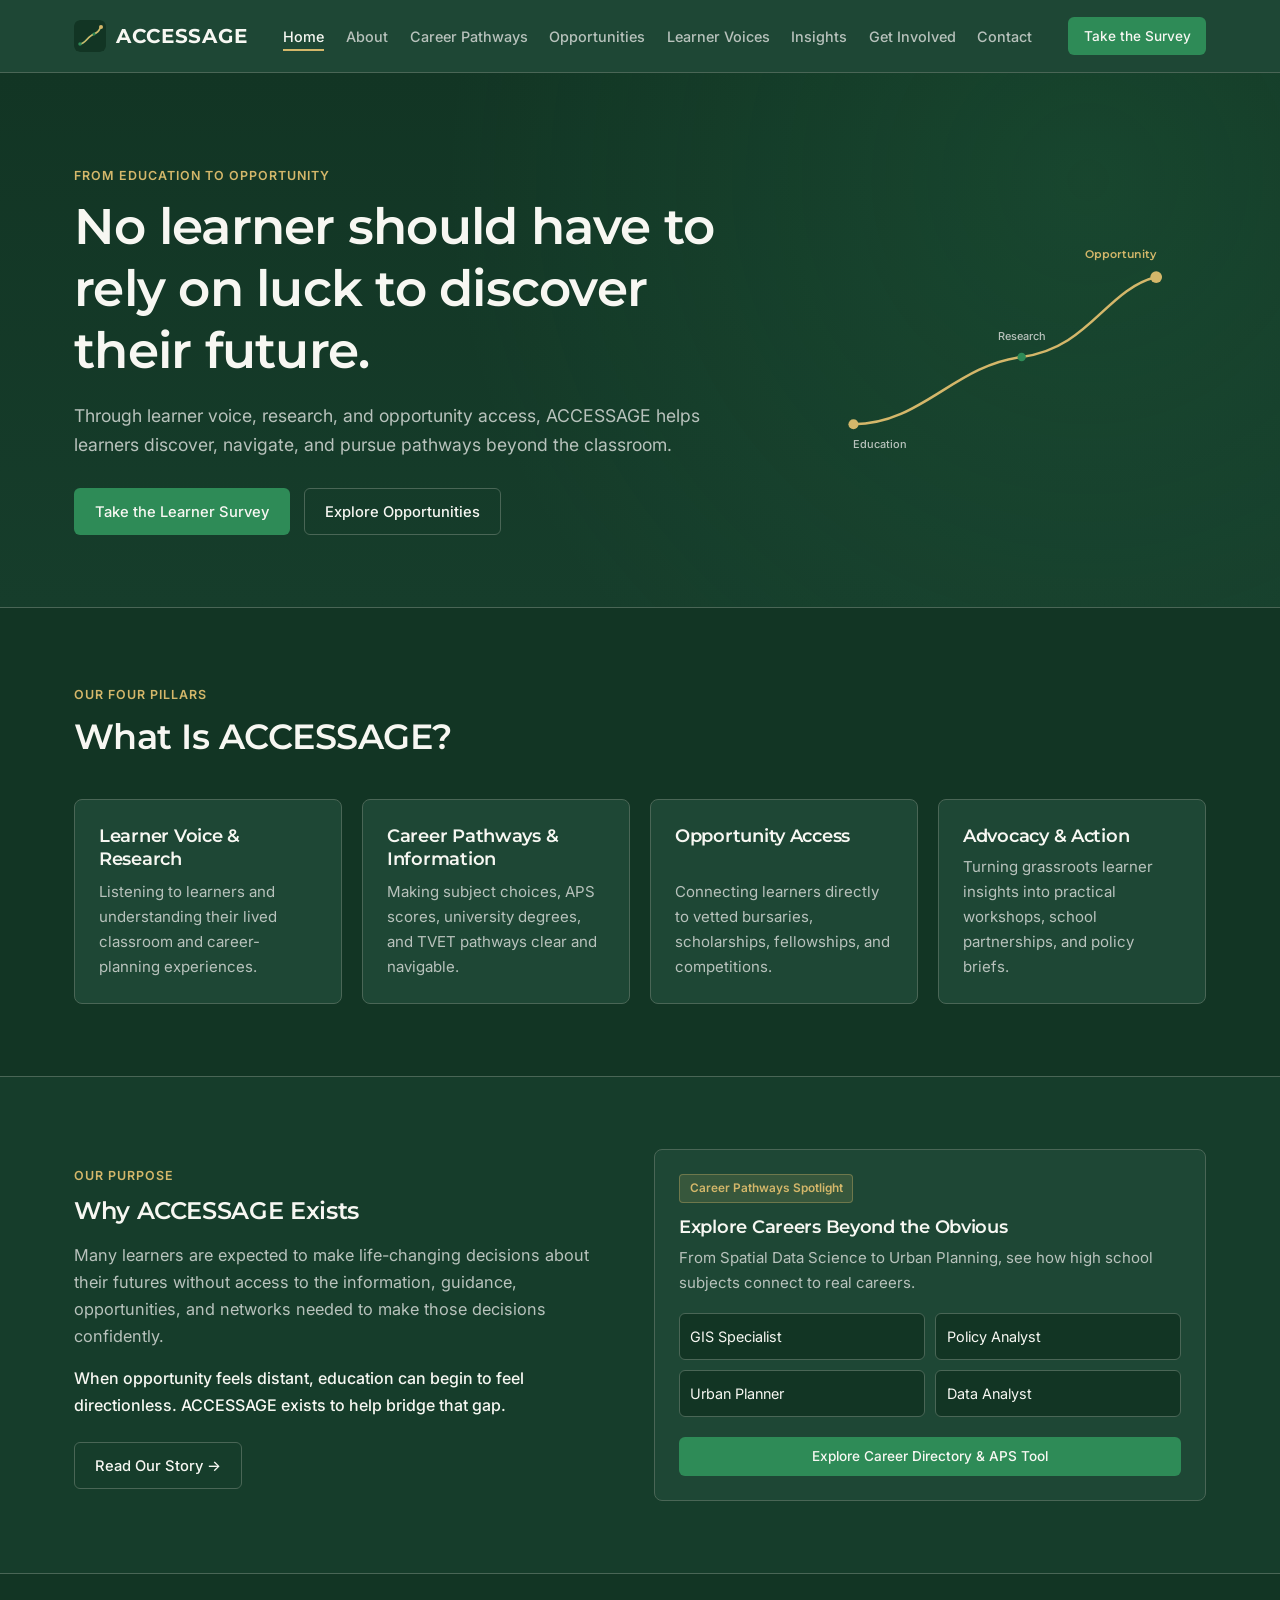
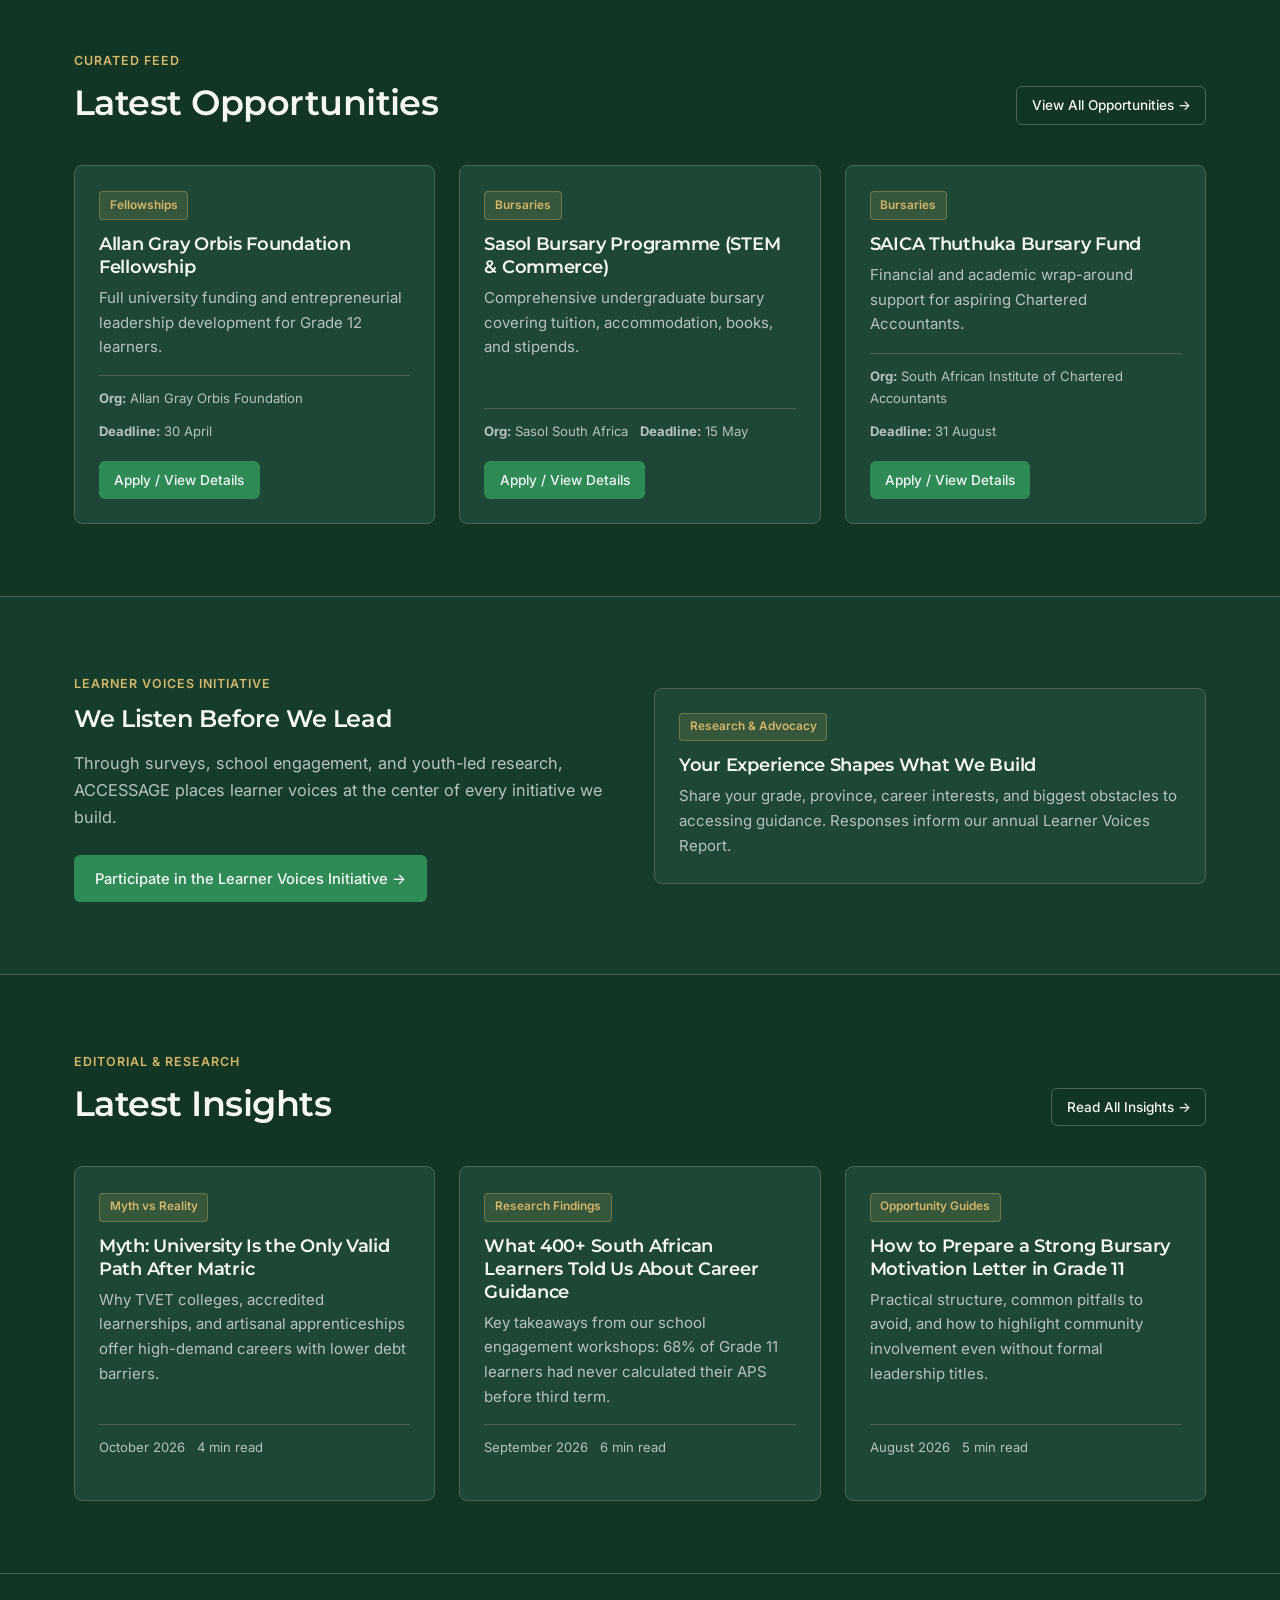
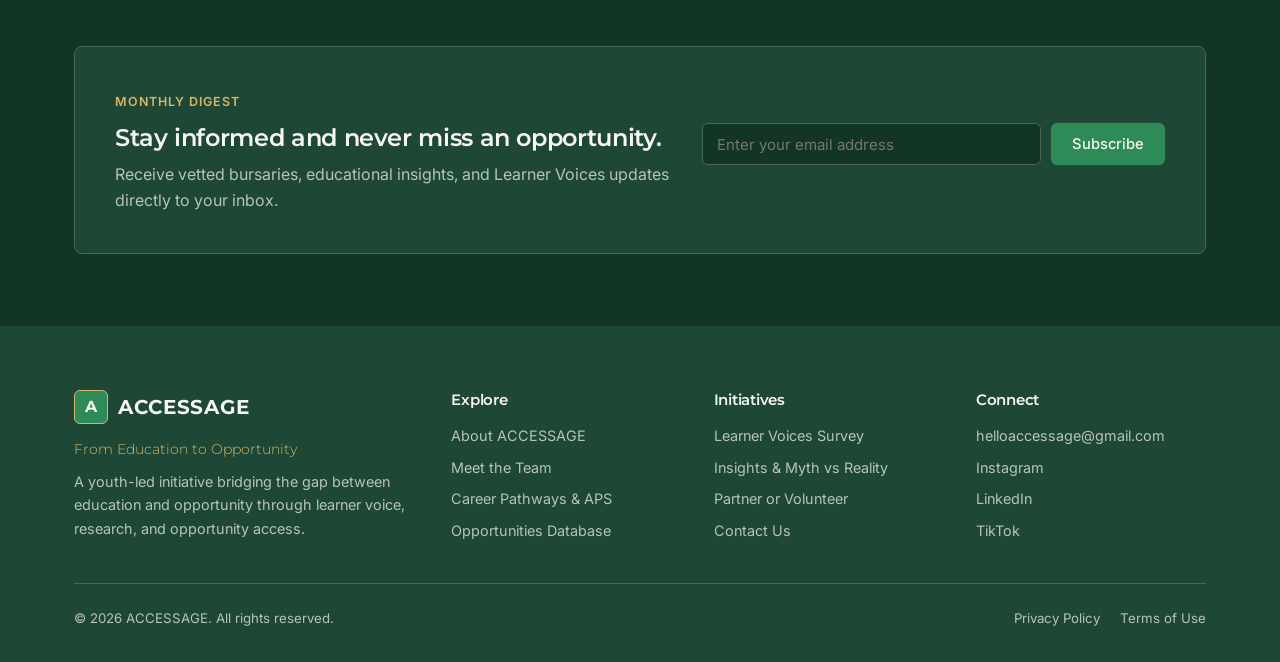
<file: index.html>
<!DOCTYPE html>
<html lang="en">
<head>
  <meta charset="UTF-8" />
  <meta name="viewport" content="width=device-width, initial-scale=1.0" />
  <title>Home | ACCESSAGE — From Education to Opportunity</title>
  <link rel="stylesheet" href="css/style.css" />
  <link rel="icon" type="image/svg+xml" href="assets/favicon.svg" />
</head>
<body>
  <header class="navbar">
    <div class="container nav-inner">
      <a href="index.html" class="logo-wrap">
  <img src="assets/favicon.svg" alt="ACCESSAGE Logo" class="logo-icon" />
  <span>ACCESSAGE</span>
</a>
      <nav>
        <ul class="nav-links" id="navLinks">
          <li><a href="index.html" class="active">Home</a></li>
<li><a href="about.html" class="">About</a></li>
<li><a href="career-pathways.html" class="">Career Pathways</a></li>
<li><a href="opportunities.html" class="">Opportunities</a></li>
<li><a href="learner-voices.html" class="">Learner Voices</a></li>
<li><a href="insights.html" class="">Insights</a></li>
<li><a href="get-involved.html" class="">Get Involved</a></li>
<li><a href="contact.html" class="">Contact</a></li>
        </ul>
      </nav>
      <div class="nav-actions">
        <a href="learner-voices.html#survey" class="btn btn-primary btn-sm">Take the Survey</a>
        <button class="mobile-toggle" id="mobileToggle" aria-label="Toggle Menu">&#9776;</button>
      </div>
    </div>
  </header>

  <main>
    
<!-- <section class="hero">
  <div class="container hero-grid">
    <div>
      <span class="eyebrow">From Education to Opportunity</span>
      <h1>No learner should have to rely on luck to discover their future.</h1>
      <p>Through learner voice, research, and opportunity access, ACCESSAGE helps learners discover, navigate, and pursue pathways beyond the classroom.</p>
      <div class="hero-cta-group">
        <a href="learner-voices.html#survey" class="btn btn-primary">Take the Learner Survey</a>
        <a href="opportunities.html" class="btn btn-outline">Explore Opportunities</a>
      </div>
    </div>
    <aside class="hero-panel">
      <span class="eyebrow">Youth-Led &amp; Research-Driven</span>
      <h3 style="margin-bottom:0.75rem;">Bridging the Information Gap</h3>
      <p style="color:var(--text-secondary); font-size:0.94rem; margin-bottom:1.25rem;">
        Across South Africa, capable learners miss out on bursaries, technical pathways, and career options simply because clear guidance never reaches them in time.
      </p>
      <div style="border-top:1px solid var(--border-muted); padding-top:1rem; display:grid; gap:0.65rem; font-size:0.9rem;">
        <div><strong style="color:var(--accent-gold);">01.</strong> Verified bursaries, fellowships &amp; competitions</div>
        <div><strong style="color:var(--accent-gold);">02.</strong> Matric APS calculator &amp; post-school pathways</div>
        <div><strong style="color:var(--accent-gold);">03.</strong> Direct learner surveys shaping advocacy</div>
      </div>
    </aside>
  </div>
</section> -->

<!-- hero section -->

<section class="hero">
  <div class="container hero-grid">
    <div>
      <span class="eyebrow">From Education to Opportunity</span>
      <h1>No learner should have to rely on luck to discover their future.</h1>
      <p>Through learner voice, research, and opportunity access, ACCESSAGE helps learners discover, navigate, and pursue pathways beyond the classroom.</p>
      <div class="hero-cta-group">
        <a href="learner-voices.html#survey" class="btn btn-primary">Take the Learner Survey</a>
        <a href="opportunities.html" class="btn btn-outline">Explore Opportunities</a>
      </div>
    </div>
    
    <!-- Pathway Graphic Illustration -->
    <div class="hero-graphic-wrap" style="display:flex; justify-content:center; align-items:center; padding:1rem;">
      <svg viewBox="0 0 460 320" fill="none" xmlns="http://www.w3.org/2000/svg" style="width:100%; height:auto; max-width:440px;">
        <!-- Path curve from Education to Research to Opportunity -->
        <path d="M 60 250 C 140 250, 180 180, 260 170 C 340 160, 360 90, 420 75" stroke="#D4B76A" stroke-width="3" stroke-linecap="round" fill="none"/>
        
        <!-- Education Dot & Label -->
        <circle cx="60" cy="250" r="6" fill="#D4B76A"/>
        <text x="60" y="278" fill="#B8C2BC" font-family="Inter, sans-serif" font-size="13" font-weight="500" text-anchor="start">Education</text>

        <!-- Research Dot & Label -->
        <circle cx="260" cy="170" r="5" fill="#2E8B57"/>
        <text x="260" y="150" fill="#B8C2BC" font-family="Inter, sans-serif" font-size="13" font-weight="500" text-anchor="middle">Research</text>

        <!-- Opportunity Dot & Label -->
        <circle cx="420" cy="75" r="7" fill="#D4B76A"/>
        <text x="420" y="52" fill="#D4B76A" font-family="Montserrat, sans-serif" font-size="13" font-weight="600" text-anchor="end">Opportunity</text>
      </svg>
    </div>
  </div>
</section>

<section class="section">
  <div class="container">
    <div class="section-header">
      <div>
        <span class="eyebrow">Our Four Pillars</span>
        <h2>What Is ACCESSAGE?</h2>
      </div>
    </div>
    <div class="grid-4">
      <div class="card">
        <h3>Learner Voice &amp; Research</h3>
        <p>Listening to learners and understanding their lived classroom and career-planning experiences.</p>
      </div>
      <div class="card">
        <h3>Career Pathways &amp; Information</h3>
        <p>Making subject choices, APS scores, university degrees, and TVET pathways clear and navigable.</p>
      </div>
      <div class="card">
        <h3>Opportunity Access</h3>
        <p>Connecting learners directly to vetted bursaries, scholarships, fellowships, and competitions.</p>
      </div>
      <div class="card">
        <h3>Advocacy &amp; Action</h3>
        <p>Turning grassroots learner insights into practical workshops, school partnerships, and policy briefs.</p>
      </div>
    </div>
  </div>
</section>

<section class="section" style="background-color:#163D2B;">
  <div class="container grid-2" style="align-items:center;">
    <div>
      <span class="eyebrow">Our Purpose</span>
      <h2 style="margin-bottom:1rem;">Why ACCESSAGE Exists</h2>
      <p class="section-lead" style="margin-bottom:1rem;">
        Many learners are expected to make life-changing decisions about their futures without access to the information, guidance, opportunities, and networks needed to make those decisions confidently.
      </p>
      <p style="color:var(--text-primary); font-weight:500; margin-bottom:1.5rem;">
        When opportunity feels distant, education can begin to feel directionless. ACCESSAGE exists to help bridge that gap.
      </p>
      <a href="about.html" class="btn btn-outline">Read Our Story &rarr;</a>
    </div>
    <div class="card">
      <span class="badge">Career Pathways Spotlight</span>
      <h3>Explore Careers Beyond the Obvious</h3>
      <p style="margin-bottom:1.1rem;">From Spatial Data Science to Urban Planning, see how high school subjects connect to real careers.</p>
      <div style="display:grid; grid-template-columns:1fr 1fr; gap:0.65rem; margin-bottom:1.25rem; font-size:0.9rem;">
        <div style="padding:0.65rem; background:var(--bg-primary); border-radius:6px; border:1px solid var(--border-muted);">GIS Specialist</div>
        <div style="padding:0.65rem; background:var(--bg-primary); border-radius:6px; border:1px solid var(--border-muted);">Policy Analyst</div>
        <div style="padding:0.65rem; background:var(--bg-primary); border-radius:6px; border:1px solid var(--border-muted);">Urban Planner</div>
        <div style="padding:0.65rem; background:var(--bg-primary); border-radius:6px; border:1px solid var(--border-muted);">Data Analyst</div>
      </div>
      <a href="career-pathways.html" class="btn btn-primary btn-sm">Explore Career Directory &amp; APS Tool</a>
    </div>
  </div>
</section>

<section class="section">
  <div class="container">
    <div class="section-header">
      <div>
        <span class="eyebrow">Curated Feed</span>
        <h2>Latest Opportunities</h2>
      </div>
      <a href="opportunities.html" class="btn btn-outline btn-sm">View All Opportunities &rarr;</a>
    </div>
    <div class="grid-3" id="homeOpportunitiesGrid"></div>
  </div>
</section>

<section class="section" style="background-color:#163D2B;">
  <div class="container grid-2" style="align-items:center;">
    <div>
      <span class="eyebrow">Learner Voices Initiative</span>
      <h2 style="margin-bottom:1rem;">We Listen Before We Lead</h2>
      <p class="section-lead" style="margin-bottom:1.5rem;">
        Through surveys, school engagement, and youth-led research, ACCESSAGE places learner voices at the center of every initiative we build.
      </p>
      <a href="learner-voices.html" class="btn btn-primary">Participate in the Learner Voices Initiative &rarr;</a>
    </div>
    <div class="card">
      <span class="badge">Research &amp; Advocacy</span>
      <h3>Your Experience Shapes What We Build</h3>
      <p>Share your grade, province, career interests, and biggest obstacles to accessing guidance. Responses inform our annual Learner Voices Report.</p>
    </div>
  </div>
</section>

<section class="section">
  <div class="container">
    <div class="section-header">
      <div>
        <span class="eyebrow">Editorial &amp; Research</span>
        <h2>Latest Insights</h2>
      </div>
      <a href="insights.html" class="btn btn-outline btn-sm">Read All Insights &rarr;</a>
    </div>
    <div class="grid-3" id="homeInsightsGrid"></div>
  </div>
</section>

<section class="section" style="border-bottom:none;">
  <div class="container">
    <div class="subscribe-box">
      <div>
        <span class="eyebrow">Monthly Digest</span>
        <h2 style="margin-bottom:0.5rem;">Stay informed and never miss an opportunity.</h2>
        <p style="color:var(--text-secondary);">Receive vetted bursaries, educational insights, and Learner Voices updates directly to your inbox.</p>
      </div>
      <div>
        <!-- subscribe form -->
         
        <form class="inline-form subscribe-form" name="newsletter" method="POST" data-netlify="true">
  <!-- Hidden input required by Netlify for spam prevention / bot detection -->
  <input type="hidden" name="form-name" value="newsletter" />
  
  <input type="email" name="email" class="form-control" placeholder="Enter your email address" required />
  <button type="submit" class="btn btn-primary">Subscribe</button>
</form>
        <div class="notice-toast"></div>
      </div>
    </div>
  </div>
</section>

  </main>

  <footer class="footer">
    <div class="container">
      <div class="footer-grid">
        <div>
          <a href="index.html" class="logo-wrap" style="margin-bottom:0.85rem;">
            <span class="logo-mark">A</span>
            <span>ACCESSAGE</span>
          </a>
          <p class="tagline-light" style="color:var(--accent-gold); margin-bottom:0.5rem;">From Education to Opportunity</p>
          <p>A youth-led initiative bridging the gap between education and opportunity through learner voice, research, and opportunity access.</p>
        </div>
        <div>
          <h4>Explore</h4>
          <ul>
            <li><a href="about.html">About ACCESSAGE</a></li>
            <li><a href="about.html#team">Meet the Team</a></li>
            <li><a href="career-pathways.html">Career Pathways &amp; APS</a></li>
            <li><a href="opportunities.html">Opportunities Database</a></li>
          </ul>
        </div>
        <div>
          <h4>Initiatives</h4>
          <ul>
            <li><a href="learner-voices.html">Learner Voices Survey</a></li>
            <li><a href="insights.html">Insights &amp; Myth vs Reality</a></li>
            <li><a href="get-involved.html">Partner or Volunteer</a></li>
            <li><a href="contact.html">Contact Us</a></li>
          </ul>
        </div>
        <div>
          <h4>Connect</h4>
          <ul>
            <li><a href="mailto:helloaccessage@gmail.com">helloaccessage@gmail.com</a></li>
            <li><a href="#" aria-label="Instagram">Instagram</a></li>
            <li><a href="#" aria-label="LinkedIn">LinkedIn</a></li>
            <li><a href="#" aria-label="TikTok">TikTok</a></li>
          </ul>
        </div>
      </div>
      <div class="footer-bottom">
        <span>&copy; 2026 ACCESSAGE. All rights reserved.</span>
        <div style="display:flex; gap:1.25rem;">
          <a href="privacy-policy.html">Privacy Policy</a>
          <a href="terms-of-use.html">Terms of Use</a>
        </div>
      </div>
    </div>
  </footer>

  <script src="js/main.js"></script>
</body>
</html>
</file>
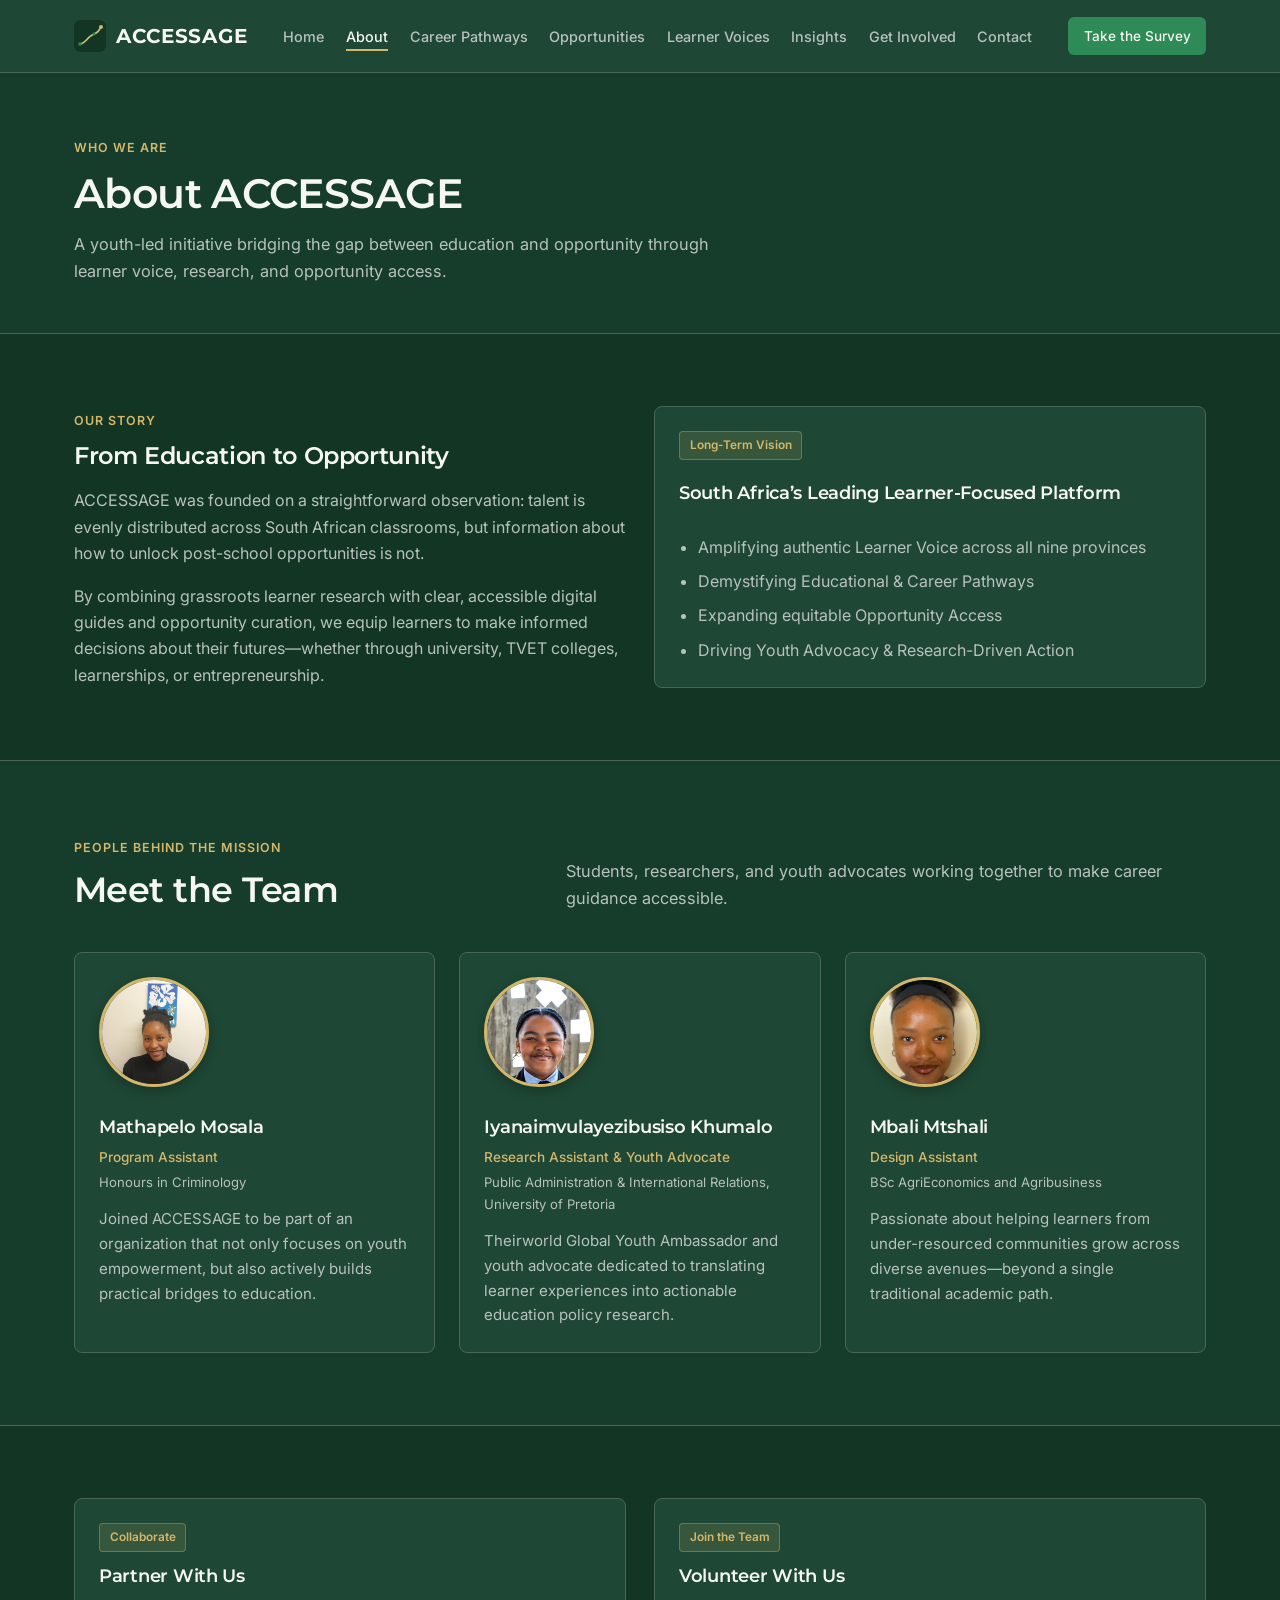
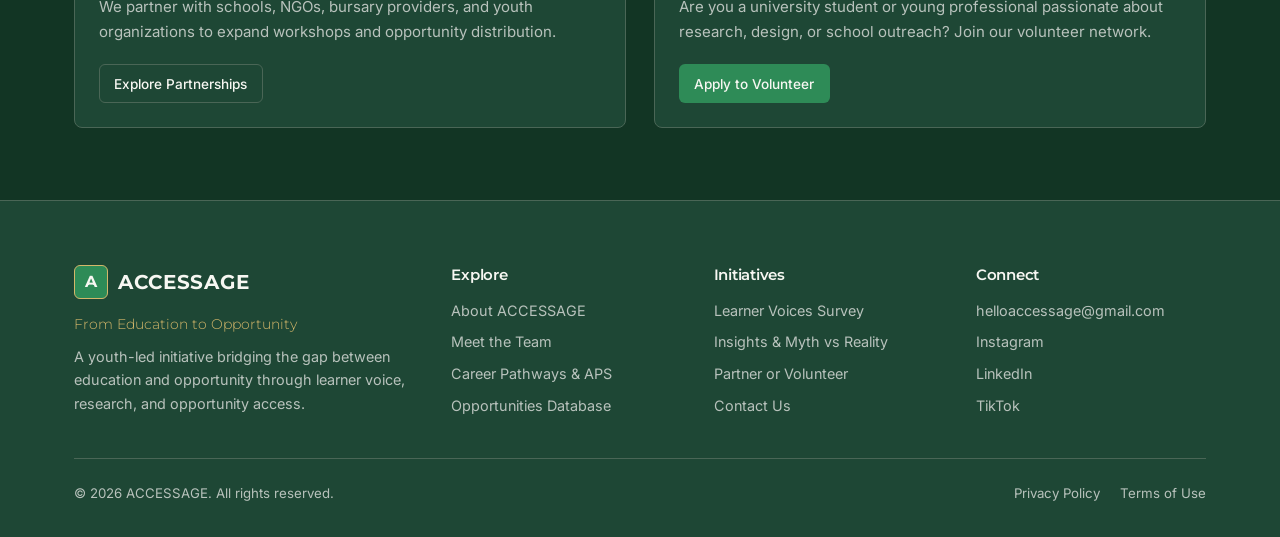
<file: about.html>
<!DOCTYPE html>
<html lang="en">
<head>
  <meta charset="UTF-8" />
  <meta name="viewport" content="width=device-width, initial-scale=1.0" />
  <title>About & Team | ACCESSAGE — From Education to Opportunity</title>
  <link rel="stylesheet" href="css/style.css" />
  <link rel="icon" type="image/svg+xml" href="assets/favicon.svg" />
</head>
<body>
  <header class="navbar">
    <div class="container nav-inner">
      <a href="index.html" class="logo-wrap">
  <img src="assets/favicon.svg" alt="ACCESSAGE Logo" class="logo-icon" />
  <span>ACCESSAGE</span>
</a>
      <nav>
        <ul class="nav-links" id="navLinks">
          <li><a href="index.html" class="">Home</a></li>
<li><a href="about.html" class="active">About</a></li>
<li><a href="career-pathways.html" class="">Career Pathways</a></li>
<li><a href="opportunities.html" class="">Opportunities</a></li>
<li><a href="learner-voices.html" class="">Learner Voices</a></li>
<li><a href="insights.html" class="">Insights</a></li>
<li><a href="get-involved.html" class="">Get Involved</a></li>
<li><a href="contact.html" class="">Contact</a></li>
        </ul>
      </nav>
      <div class="nav-actions">
        <a href="learner-voices.html#survey" class="btn btn-primary btn-sm">Take the Survey</a>
        <button class="mobile-toggle" id="mobileToggle" aria-label="Toggle Menu">&#9776;</button>
      </div>
    </div>
  </header>

  <main>
    
<section class="page-header">
  <div class="container">
    <span class="eyebrow">Who We Are</span>
    <h1>About ACCESSAGE</h1>
    <p class="section-lead">A youth-led initiative bridging the gap between education and opportunity through learner voice, research, and opportunity access.</p>
  </div>
</section>

<section class="section">
  <div class="container grid-2">
    <div>
      <span class="eyebrow">Our Story</span>
      <h2 style="margin-bottom:1rem;">From Education to Opportunity</h2>
      <p style="color:var(--text-secondary); margin-bottom:1rem;">
        ACCESSAGE was founded on a straightforward observation: talent is evenly distributed across South African classrooms, but information about how to unlock post-school opportunities is not.
      </p>
      <p style="color:var(--text-secondary);">
        By combining grassroots learner research with clear, accessible digital guides and opportunity curation, we equip learners to make informed decisions about their futures—whether through university, TVET colleges, learnerships, or entrepreneurship.
      </p>
    </div>
    <div class="card">
      <span class="badge">Long-Term Vision</span>
      <h3>South Africa’s Leading Learner-Focused Platform</h3>
      <ul style="margin-top:0.75rem; padding-left:1.2rem; color:var(--text-secondary); display:grid; gap:0.5rem;">
        <li>Amplifying authentic Learner Voice across all nine provinces</li>
        <li>Demystifying Educational &amp; Career Pathways</li>
        <li>Expanding equitable Opportunity Access</li>
        <li>Driving Youth Advocacy &amp; Research-Driven Action</li>
      </ul>
    </div>
  </div>
</section>

<section class="section" id="team" style="background-color:#163D2B;">
  <div class="container">
    <div class="section-header">
      <div>
        <span class="eyebrow">People Behind the Mission</span>
        <h2>Meet the Team</h2>
      </div>
      <p class="section-lead">Students, researchers, and youth advocates working together to make career guidance accessible.</p>
    </div>
    <div class="grid-3" id="teamGrid"></div>
  </div>
</section>

<section class="section">
  <div class="container grid-2">
    <div class="card">
      <span class="badge">Collaborate</span>
      <h3>Partner With Us</h3>
      <p style="margin-bottom:1.25rem;">We partner with schools, NGOs, bursary providers, and youth organizations to expand workshops and opportunity distribution.</p>
      <a href="get-involved.html#partners" class="btn btn-outline btn-sm" style="width:fit-content;">Explore Partnerships</a>
    </div>
    <div class="card">
      <span class="badge">Join the Team</span>
      <h3>Volunteer With Us</h3>
      <p style="margin-bottom:1.25rem;">Are you a university student or young professional passionate about research, design, or school outreach? Join our volunteer network.</p>
      <a href="get-involved.html#volunteers" class="btn btn-primary btn-sm" style="width:fit-content;">Apply to Volunteer</a>
    </div>
  </div>
</section>

  </main>

  <footer class="footer">
    <div class="container">
      <div class="footer-grid">
        <div>
          <a href="index.html" class="logo-wrap" style="margin-bottom:0.85rem;">
            <span class="logo-mark">A</span>
            <span>ACCESSAGE</span>
          </a>
          <p class="tagline-light" style="color:var(--accent-gold); margin-bottom:0.5rem;">From Education to Opportunity</p>
          <p>A youth-led initiative bridging the gap between education and opportunity through learner voice, research, and opportunity access.</p>
        </div>
        <div>
          <h4>Explore</h4>
          <ul>
            <li><a href="about.html">About ACCESSAGE</a></li>
            <li><a href="about.html#team">Meet the Team</a></li>
            <li><a href="career-pathways.html">Career Pathways &amp; APS</a></li>
            <li><a href="opportunities.html">Opportunities Database</a></li>
          </ul>
        </div>
        <div>
          <h4>Initiatives</h4>
          <ul>
            <li><a href="learner-voices.html">Learner Voices Survey</a></li>
            <li><a href="insights.html">Insights &amp; Myth vs Reality</a></li>
            <li><a href="get-involved.html">Partner or Volunteer</a></li>
            <li><a href="contact.html">Contact Us</a></li>
          </ul>
        </div>
        <div>
          <h4>Connect</h4>
          <ul>
            <li><a href="mailto:helloaccessage@gmail.com">helloaccessage@gmail.com</a></li>
            <li><a href="#" aria-label="Instagram">Instagram</a></li>
            <li><a href="#" aria-label="LinkedIn">LinkedIn</a></li>
            <li><a href="#" aria-label="TikTok">TikTok</a></li>
          </ul>
        </div>
      </div>
      <div class="footer-bottom">
        <span>&copy; 2026 ACCESSAGE. All rights reserved.</span>
        <div style="display:flex; gap:1.25rem;">
          <a href="privacy-policy.html">Privacy Policy</a>
          <a href="terms-of-use.html">Terms of Use</a>
        </div>
      </div>
    </div>
  </footer>

  <script src="js/main.js"></script>
</body>
</html>
</file>
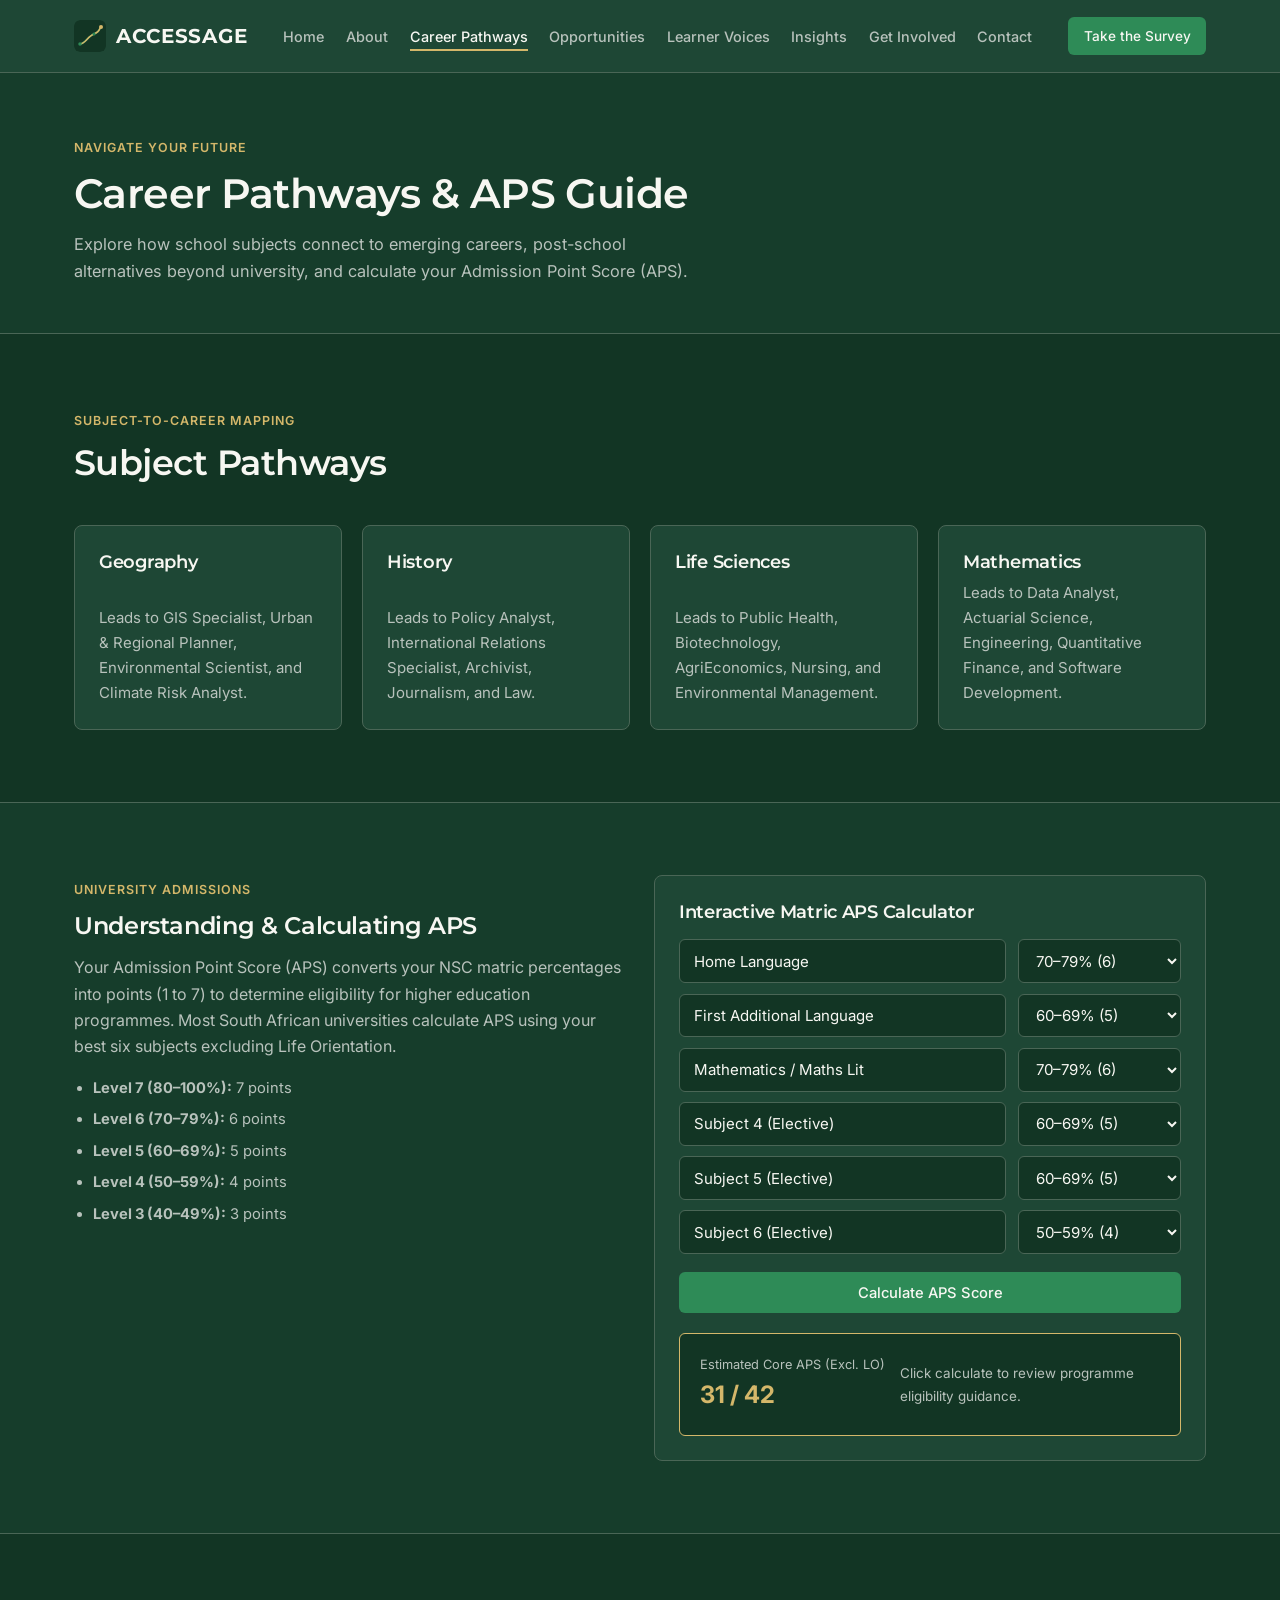
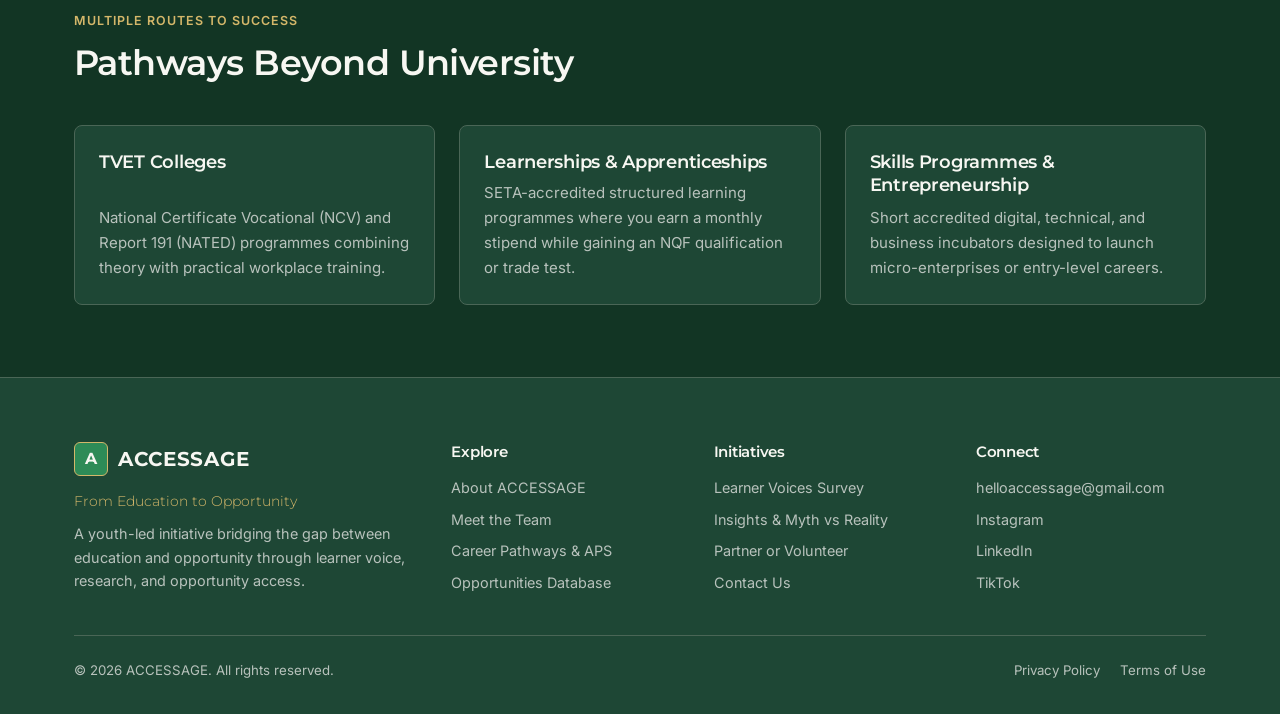
<file: career-pathways.html>
<!DOCTYPE html>
<html lang="en">
<head>
  <meta charset="UTF-8" />
  <meta name="viewport" content="width=device-width, initial-scale=1.0" />
  <title>Career Pathways | ACCESSAGE — From Education to Opportunity</title>
  <link rel="stylesheet" href="css/style.css" />
  <link rel="icon" type="image/svg+xml" href="assets/favicon.svg" />
</head>
<body>
  <header class="navbar">
    <div class="container nav-inner">
      <a href="index.html" class="logo-wrap">
  <img src="assets/favicon.svg" alt="ACCESSAGE Logo" class="logo-icon" />
  <span>ACCESSAGE</span>
</a>
      <nav>
        <ul class="nav-links" id="navLinks">
          <li><a href="index.html" class="">Home</a></li>
<li><a href="about.html" class="">About</a></li>
<li><a href="career-pathways.html" class="active">Career Pathways</a></li>
<li><a href="opportunities.html" class="">Opportunities</a></li>
<li><a href="learner-voices.html" class="">Learner Voices</a></li>
<li><a href="insights.html" class="">Insights</a></li>
<li><a href="get-involved.html" class="">Get Involved</a></li>
<li><a href="contact.html" class="">Contact</a></li>
        </ul>
      </nav>
      <div class="nav-actions">
        <a href="learner-voices.html#survey" class="btn btn-primary btn-sm">Take the Survey</a>
        <button class="mobile-toggle" id="mobileToggle" aria-label="Toggle Menu">&#9776;</button>
      </div>
    </div>
  </header>

  <main>
    
<section class="page-header">
  <div class="container">
    <span class="eyebrow">Navigate Your Future</span>
    <h1>Career Pathways &amp; APS Guide</h1>
    <p class="section-lead">Explore how school subjects connect to emerging careers, post-school alternatives beyond university, and calculate your Admission Point Score (APS).</p>
  </div>
</section>

<section class="section">
  <div class="container">
    <div class="section-header">
      <div>
        <span class="eyebrow">Subject-to-Career Mapping</span>
        <h2>Subject Pathways</h2>
      </div>
    </div>
    <div class="grid-4">
      <div class="card">
        <h3>Geography</h3>
        <p>Leads to GIS Specialist, Urban &amp; Regional Planner, Environmental Scientist, and Climate Risk Analyst.</p>
      </div>
      <div class="card">
        <h3>History</h3>
        <p>Leads to Policy Analyst, International Relations Specialist, Archivist, Journalism, and Law.</p>
      </div>
      <div class="card">
        <h3>Life Sciences</h3>
        <p>Leads to Public Health, Biotechnology, AgriEconomics, Nursing, and Environmental Management.</p>
      </div>
      <div class="card">
        <h3>Mathematics</h3>
        <p>Leads to Data Analyst, Actuarial Science, Engineering, Quantitative Finance, and Software Development.</p>
      </div>
    </div>
  </div>
</section>

<section class="section" style="background-color:#163D2B;">
  <div class="container grid-2" style="align-items:start;">
    <div>
      <span class="eyebrow">University Admissions</span>
      <h2 style="margin-bottom:0.85rem;">Understanding &amp; Calculating APS</h2>
      <p style="color:var(--text-secondary); margin-bottom:1rem;">
        Your Admission Point Score (APS) converts your NSC matric percentages into points (1 to 7) to determine eligibility for higher education programmes. Most South African universities calculate APS using your best six subjects excluding Life Orientation.
      </p>
      <ul style="padding-left:1.2rem; color:var(--text-secondary); display:grid; gap:0.45rem; font-size:0.92rem;">
        <li><strong>Level 7 (80–100%):</strong> 7 points</li>
        <li><strong>Level 6 (70–79%):</strong> 6 points</li>
        <li><strong>Level 5 (60–69%):</strong> 5 points</li>
        <li><strong>Level 4 (50–59%):</strong> 4 points</li>
        <li><strong>Level 3 (40–49%):</strong> 3 points</li>
      </ul>
    </div>
    <div class="card">
      <h3 style="margin-bottom:1rem;">Interactive Matric APS Calculator</h3>
      <div id="apsInputs">
        <div class="aps-row">
          <input type="text" class="form-control" value="Home Language" readonly />
          <select class="form-control aps-level-select">
            <option value="7">80–100% (7)</option>
            <option value="6" selected>70–79% (6)</option>
            <option value="5">60–69% (5)</option>
            <option value="4">50–59% (4)</option>
            <option value="3">40–49% (3)</option>
          </select>
        </div>
        <div class="aps-row">
          <input type="text" class="form-control" value="First Additional Language" readonly />
          <select class="form-control aps-level-select">
            <option value="7">80–100% (7)</option>
            <option value="6">70–79% (6)</option>
            <option value="5" selected>60–69% (5)</option>
            <option value="4">50–59% (4)</option>
            <option value="3">40–49% (3)</option>
          </select>
        </div>
        <div class="aps-row">
          <input type="text" class="form-control" value="Mathematics / Maths Lit" readonly />
          <select class="form-control aps-level-select">
            <option value="7">80–100% (7)</option>
            <option value="6" selected>70–79% (6)</option>
            <option value="5">60–69% (5)</option>
            <option value="4">50–59% (4)</option>
            <option value="3">40–49% (3)</option>
          </select>
        </div>
        <div class="aps-row">
          <input type="text" class="form-control" value="Subject 4 (Elective)" readonly />
          <select class="form-control aps-level-select">
            <option value="7">80–100% (7)</option>
            <option value="6">70–79% (6)</option>
            <option value="5" selected>60–69% (5)</option>
            <option value="4">50–59% (4)</option>
            <option value="3">40–49% (3)</option>
          </select>
        </div>
        <div class="aps-row">
          <input type="text" class="form-control" value="Subject 5 (Elective)" readonly />
          <select class="form-control aps-level-select">
            <option value="7">80–100% (7)</option>
            <option value="6">70–79% (6)</option>
            <option value="5" selected>60–69% (5)</option>
            <option value="4">50–59% (4)</option>
            <option value="3">40–49% (3)</option>
          </select>
        </div>
        <div class="aps-row">
          <input type="text" class="form-control" value="Subject 6 (Elective)" readonly />
          <select class="form-control aps-level-select">
            <option value="7">80–100% (7)</option>
            <option value="6">70–79% (6)</option>
            <option value="5">60–69% (5)</option>
            <option value="4" selected>50–59% (4)</option>
            <option value="3">40–49% (3)</option>
          </select>
        </div>
      </div>
      <button type="button" id="calculateApsBtn" class="btn btn-primary" style="width:100%; margin-top:0.5rem;">Calculate APS Score</button>
      <div class="aps-result-box">
        <div>
          <div style="font-size:0.8rem; color:var(--text-secondary);">Estimated Core APS (Excl. LO)</div>
          <div id="apsTotalScore" style="font-size:1.5rem; font-weight:700; color:var(--accent-gold);">31 / 42</div>
        </div>
        <p id="apsGuidanceNote" style="font-size:0.84rem; max-width:260px; color:var(--text-secondary);">Click calculate to review programme eligibility guidance.</p>
      </div>
    </div>
  </div>
</section>

<section class="section">
  <div class="container">
    <div class="section-header">
      <div>
        <span class="eyebrow">Multiple Routes to Success</span>
        <h2>Pathways Beyond University</h2>
      </div>
    </div>
    <div class="grid-3">
      <div class="card">
        <h3>TVET Colleges</h3>
        <p>National Certificate Vocational (NCV) and Report 191 (NATED) programmes combining theory with practical workplace training.</p>
      </div>
      <div class="card">
        <h3>Learnerships &amp; Apprenticeships</h3>
        <p>SETA-accredited structured learning programmes where you earn a monthly stipend while gaining an NQF qualification or trade test.</p>
      </div>
      <div class="card">
        <h3>Skills Programmes &amp; Entrepreneurship</h3>
        <p>Short accredited digital, technical, and business incubators designed to launch micro-enterprises or entry-level careers.</p>
      </div>
    </div>
  </div>
</section>

  </main>

  <footer class="footer">
    <div class="container">
      <div class="footer-grid">
        <div>
          <a href="index.html" class="logo-wrap" style="margin-bottom:0.85rem;">
            <span class="logo-mark">A</span>
            <span>ACCESSAGE</span>
          </a>
          <p class="tagline-light" style="color:var(--accent-gold); margin-bottom:0.5rem;">From Education to Opportunity</p>
          <p>A youth-led initiative bridging the gap between education and opportunity through learner voice, research, and opportunity access.</p>
        </div>
        <div>
          <h4>Explore</h4>
          <ul>
            <li><a href="about.html">About ACCESSAGE</a></li>
            <li><a href="about.html#team">Meet the Team</a></li>
            <li><a href="career-pathways.html">Career Pathways &amp; APS</a></li>
            <li><a href="opportunities.html">Opportunities Database</a></li>
          </ul>
        </div>
        <div>
          <h4>Initiatives</h4>
          <ul>
            <li><a href="learner-voices.html">Learner Voices Survey</a></li>
            <li><a href="insights.html">Insights &amp; Myth vs Reality</a></li>
            <li><a href="get-involved.html">Partner or Volunteer</a></li>
            <li><a href="contact.html">Contact Us</a></li>
          </ul>
        </div>
        <div>
          <h4>Connect</h4>
          <ul>
            <li><a href="mailto:helloaccessage@gmail.com">helloaccessage@gmail.com</a></li>
            <li><a href="#" aria-label="Instagram">Instagram</a></li>
            <li><a href="#" aria-label="LinkedIn">LinkedIn</a></li>
            <li><a href="#" aria-label="TikTok">TikTok</a></li>
          </ul>
        </div>
      </div>
      <div class="footer-bottom">
        <span>&copy; 2026 ACCESSAGE. All rights reserved.</span>
        <div style="display:flex; gap:1.25rem;">
          <a href="privacy-policy.html">Privacy Policy</a>
          <a href="terms-of-use.html">Terms of Use</a>
        </div>
      </div>
    </div>
  </footer>

  <script src="js/main.js"></script>
</body>
</html>
</file>
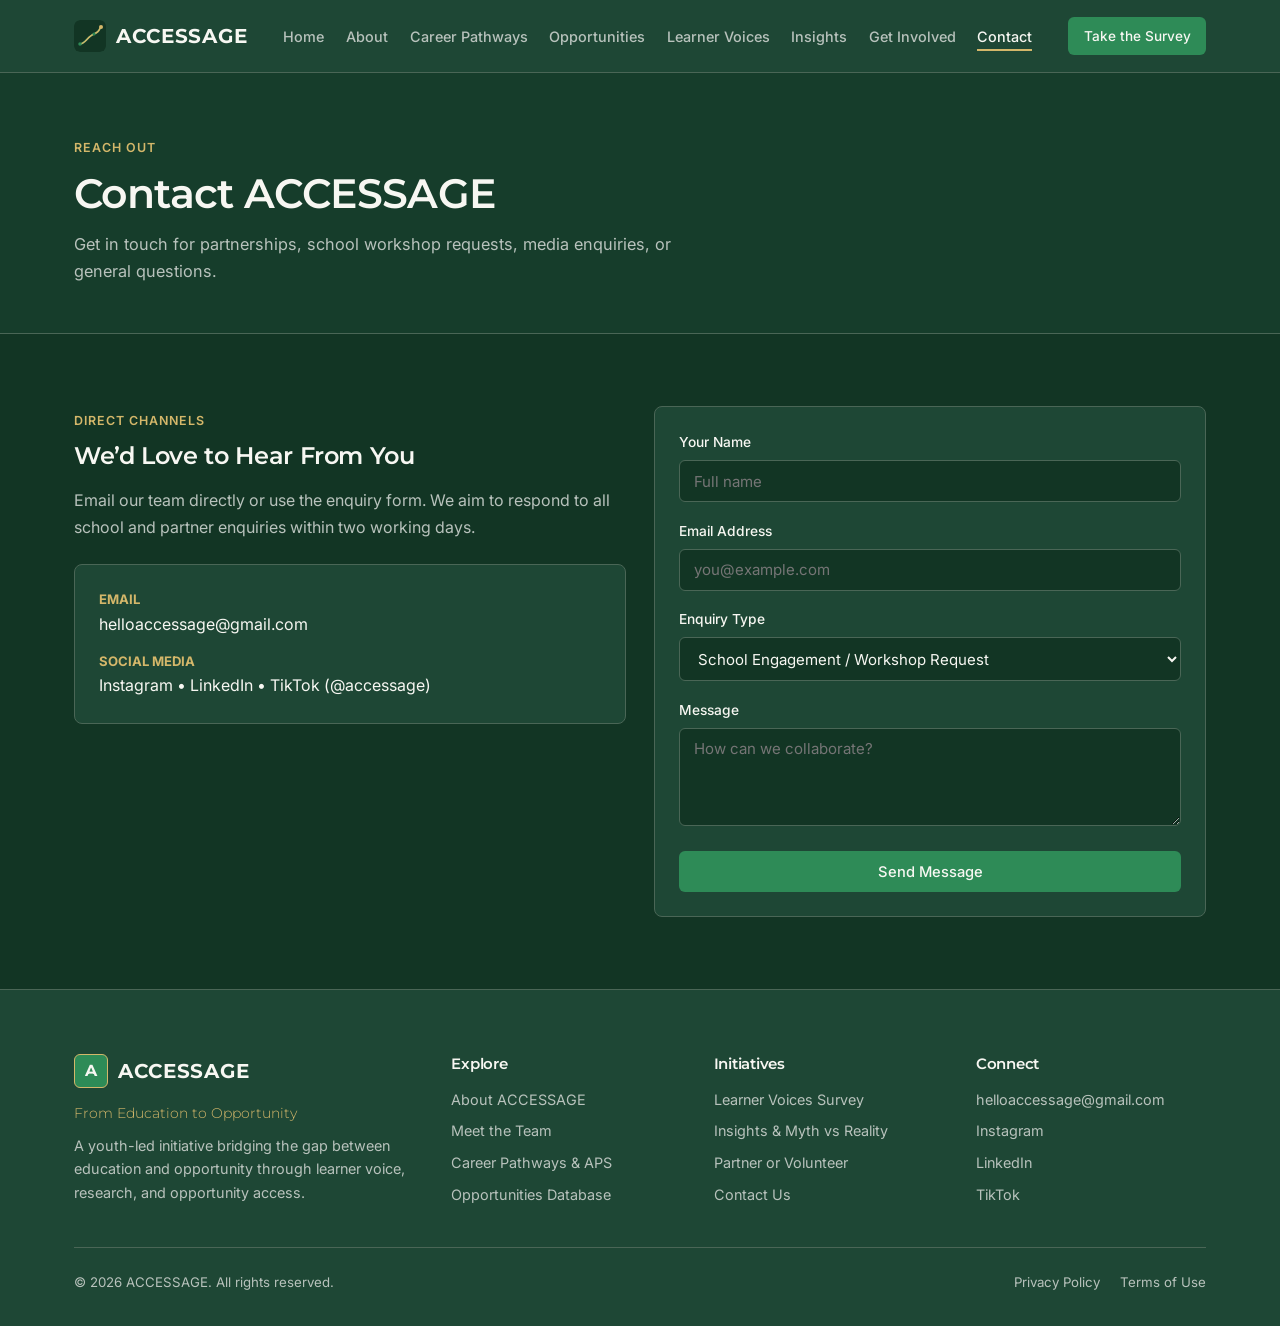
<file: contact.html>
<!DOCTYPE html>
<html lang="en">
<head>
  <meta charset="UTF-8" />
  <meta name="viewport" content="width=device-width, initial-scale=1.0" />
  <title>Contact | ACCESSAGE — From Education to Opportunity</title>
  <link rel="stylesheet" href="css/style.css" />
  <link rel="icon" type="image/svg+xml" href="assets/favicon.svg" />
</head>
<body>
  <header class="navbar">
    <div class="container nav-inner">
      <a href="index.html" class="logo-wrap">
  <img src="assets/favicon.svg" alt="ACCESSAGE Logo" class="logo-icon" />
  <span>ACCESSAGE</span>
</a>
      <nav>
        <ul class="nav-links" id="navLinks">
          <li><a href="index.html" class="">Home</a></li>
<li><a href="about.html" class="">About</a></li>
<li><a href="career-pathways.html" class="">Career Pathways</a></li>
<li><a href="opportunities.html" class="">Opportunities</a></li>
<li><a href="learner-voices.html" class="">Learner Voices</a></li>
<li><a href="insights.html" class="">Insights</a></li>
<li><a href="get-involved.html" class="">Get Involved</a></li>
<li><a href="contact.html" class="active">Contact</a></li>
        </ul>
      </nav>
      <div class="nav-actions">
        <a href="learner-voices.html#survey" class="btn btn-primary btn-sm">Take the Survey</a>
        <button class="mobile-toggle" id="mobileToggle" aria-label="Toggle Menu">&#9776;</button>
      </div>
    </div>
  </header>

  <main>
    
<section class="page-header">
  <div class="container">
    <span class="eyebrow">Reach Out</span>
    <h1>Contact ACCESSAGE</h1>
    <p class="section-lead">Get in touch for partnerships, school workshop requests, media enquiries, or general questions.</p>
  </div>
</section>

<section class="section">
  <div class="container grid-2" style="align-items:start;">
    <div>
      <span class="eyebrow">Direct Channels</span>
      <h2 style="margin-bottom:1rem;">We’d Love to Hear From You</h2>
      <p style="color:var(--text-secondary); margin-bottom:1.5rem;">
        Email our team directly or use the enquiry form. We aim to respond to all school and partner enquiries within two working days.
      </p>
      <div class="card" style="gap:0.85rem;">
        <div>
          <strong style="color:var(--accent-gold); display:block; font-size:0.82rem;">EMAIL</strong>
          <a href="mailto:helloaccessage@gmail.com">helloaccessage@gmail.com</a>
        </div>
        <div>
          <strong style="color:var(--accent-gold); display:block; font-size:0.82rem;">SOCIAL MEDIA</strong>
          <span>Instagram &bull; LinkedIn &bull; TikTok (@accessage)</span>
        </div>
      </div>
    </div>

    <form class="card interactive-form" name="contact" method="POST" data-netlify="true">
  <input type="hidden" name="form-name" value="contact" />
  
  <div class="form-group">
    <label>Your Name</label>
    <input type="text" name="name" class="form-control" required placeholder="Full name" />
  </div>
  <div class="form-group">
    <label>Email Address</label>
    <input type="email" name="email" class="form-control" required placeholder="you@example.com" />
  </div>
  <div class="form-group">
    <label>Enquiry Type</label>
    <select name="enquiry-type" class="form-control">
      <option>School Engagement / Workshop Request</option>
      <option>Partnership or Sponsorship</option>
      <option>Volunteer Application</option>
      <option>Media / General Question</option>
    </select>
  </div>
  <div class="form-group">
    <label>Message</label>
    <textarea name="message" class="form-control" rows="4" required placeholder="How can we collaborate?"></textarea>
  </div>
  <button type="submit" class="btn btn-primary">Send Message</button>
</form>
  </div>
</section>

  </main>

  <footer class="footer">
    <div class="container">
      <div class="footer-grid">
        <div>
          <a href="index.html" class="logo-wrap" style="margin-bottom:0.85rem;">
            <span class="logo-mark">A</span>
            <span>ACCESSAGE</span>
          </a>
          <p class="tagline-light" style="color:var(--accent-gold); margin-bottom:0.5rem;">From Education to Opportunity</p>
          <p>A youth-led initiative bridging the gap between education and opportunity through learner voice, research, and opportunity access.</p>
        </div>
        <div>
          <h4>Explore</h4>
          <ul>
            <li><a href="about.html">About ACCESSAGE</a></li>
            <li><a href="about.html#team">Meet the Team</a></li>
            <li><a href="career-pathways.html">Career Pathways &amp; APS</a></li>
            <li><a href="opportunities.html">Opportunities Database</a></li>
          </ul>
        </div>
        <div>
          <h4>Initiatives</h4>
          <ul>
            <li><a href="learner-voices.html">Learner Voices Survey</a></li>
            <li><a href="insights.html">Insights &amp; Myth vs Reality</a></li>
            <li><a href="get-involved.html">Partner or Volunteer</a></li>
            <li><a href="contact.html">Contact Us</a></li>
          </ul>
        </div>
        <div>
          <h4>Connect</h4>
          <ul>
            <li><a href="mailto:helloaccessage@gmail.com">helloaccessage@gmail.com</a></li>
            <li><a href="#" aria-label="Instagram">Instagram</a></li>
            <li><a href="#" aria-label="LinkedIn">LinkedIn</a></li>
            <li><a href="#" aria-label="TikTok">TikTok</a></li>
          </ul>
        </div>
      </div>
      <div class="footer-bottom">
        <span>&copy; 2026 ACCESSAGE. All rights reserved.</span>
        <div style="display:flex; gap:1.25rem;">
          <a href="privacy-policy.html">Privacy Policy</a>
          <a href="terms-of-use.html">Terms of Use</a>
        </div>
      </div>
    </div>
  </footer>

  <script src="js/main.js"></script>
</body>
</html>
</file>
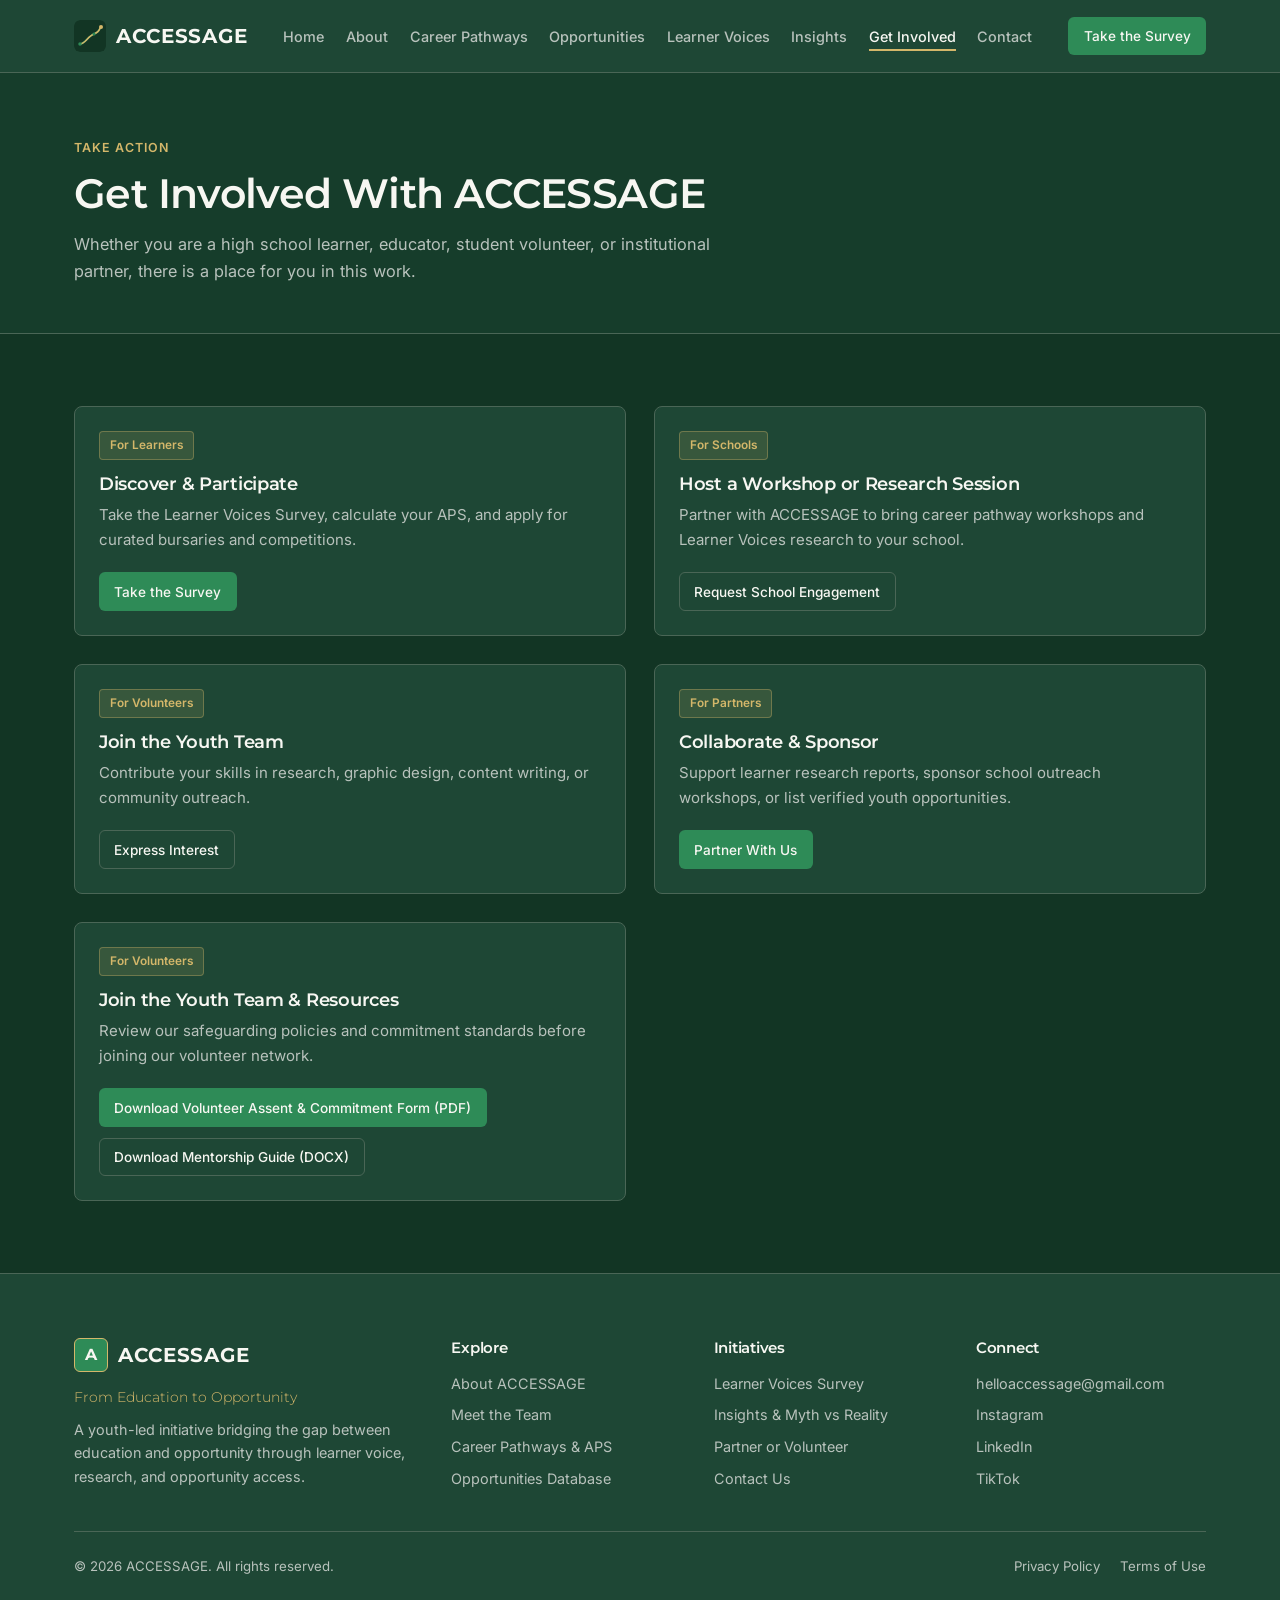
<file: get-involved.html>
<!DOCTYPE html>
<html lang="en">
<head>
  <meta charset="UTF-8" />
  <meta name="viewport" content="width=device-width, initial-scale=1.0" />
  <title>Get Involved | ACCESSAGE — From Education to Opportunity</title>
  <link rel="stylesheet" href="css/style.css" />
  <link rel="icon" type="image/svg+xml" href="assets/favicon.svg" />
</head>
<body>
  <header class="navbar">
    <div class="container nav-inner">
      <a href="index.html" class="logo-wrap">
  <img src="assets/favicon.svg" alt="ACCESSAGE Logo" class="logo-icon" />
  <span>ACCESSAGE</span>
</a>
      <nav>
        <ul class="nav-links" id="navLinks">
          <li><a href="index.html" class="">Home</a></li>
<li><a href="about.html" class="">About</a></li>
<li><a href="career-pathways.html" class="">Career Pathways</a></li>
<li><a href="opportunities.html" class="">Opportunities</a></li>
<li><a href="learner-voices.html" class="">Learner Voices</a></li>
<li><a href="insights.html" class="">Insights</a></li>
<li><a href="get-involved.html" class="active">Get Involved</a></li>
<li><a href="contact.html" class="">Contact</a></li>
        </ul>
      </nav>
      <div class="nav-actions">
        <a href="learner-voices.html#survey" class="btn btn-primary btn-sm">Take the Survey</a>
        <button class="mobile-toggle" id="mobileToggle" aria-label="Toggle Menu">&#9776;</button>
      </div>
    </div>
  </header>

  <main>
    
<section class="page-header">
  <div class="container">
    <span class="eyebrow">Take Action</span>
    <h1>Get Involved With ACCESSAGE</h1>
    <p class="section-lead">Whether you are a high school learner, educator, student volunteer, or institutional partner, there is a place for you in this work.</p>
  </div>
</section>

<section class="section">
  <div class="container grid-2">
    <div class="card">
      <span class="badge">For Learners</span>
      <h3>Discover &amp; Participate</h3>
      <p style="margin-bottom:1.25rem;">Take the Learner Voices Survey, calculate your APS, and apply for curated bursaries and competitions.</p>
      <a href="learner-voices.html#survey" class="btn btn-primary btn-sm" style="width:fit-content;">Take the Survey</a>
    </div>
    <div class="card">
      <span class="badge">For Schools</span>
      <h3>Host a Workshop or Research Session</h3>
      <p style="margin-bottom:1.25rem;">Partner with ACCESSAGE to bring career pathway workshops and Learner Voices research to your school.</p>
      <a href="contact.html" class="btn btn-outline btn-sm" style="width:fit-content;">Request School Engagement</a>
    </div>
    <div class="card" id="volunteers">
      <span class="badge">For Volunteers</span>
      <h3>Join the Youth Team</h3>
      <p style="margin-bottom:1.25rem;">Contribute your skills in research, graphic design, content writing, or community outreach.</p>
      <a href="contact.html" class="btn btn-outline btn-sm" style="width:fit-content;">Express Interest</a>
    </div>
    <div class="card" id="partners">
      <span class="badge">For Partners</span>
      <h3>Collaborate &amp; Sponsor</h3>
      <p style="margin-bottom:1.25rem;">Support learner research reports, sponsor school outreach workshops, or list verified youth opportunities.</p>
      <a href="contact.html" class="btn btn-primary btn-sm" style="width:fit-content;">Partner With Us</a>
    </div>

    <div class="card" id="volunteers">
  <span class="badge">For Volunteers</span>
  <h3>Join the Youth Team & Resources</h3>
  <p style="margin-bottom:1.25rem;">Review our safeguarding policies and commitment standards before joining our volunteer network.</p>
  <div style="display:flex; flex-direction:column; gap:0.65rem;">
    <a href="docs/ACCESSAGE Volunter Assent Form.pdf" download class="btn btn-primary btn-sm" style="width:fit-content;">
      Download Volunteer Assent & Commitment Form (PDF)
    </a>
    <a href="docs/The Importance of Mentorship ACCESSAGE Guide FINAL.docx" download class="btn btn-outline btn-sm" style="width:fit-content;">
    Download Mentorship Guide (DOCX)
    </a>
  </di
  </div>
</section>

  </main>

  <footer class="footer">
    <div class="container">
      <div class="footer-grid">
        <div>
          <a href="index.html" class="logo-wrap" style="margin-bottom:0.85rem;">
            <span class="logo-mark">A</span>
            <span>ACCESSAGE</span>
          </a>
          <p class="tagline-light" style="color:var(--accent-gold); margin-bottom:0.5rem;">From Education to Opportunity</p>
          <p>A youth-led initiative bridging the gap between education and opportunity through learner voice, research, and opportunity access.</p>
        </div>
        <div>
          <h4>Explore</h4>
          <ul>
            <li><a href="about.html">About ACCESSAGE</a></li>
            <li><a href="about.html#team">Meet the Team</a></li>
            <li><a href="career-pathways.html">Career Pathways &amp; APS</a></li>
            <li><a href="opportunities.html">Opportunities Database</a></li>
          </ul>
        </div>
        <div>
          <h4>Initiatives</h4>
          <ul>
            <li><a href="learner-voices.html">Learner Voices Survey</a></li>
            <li><a href="insights.html">Insights &amp; Myth vs Reality</a></li>
            <li><a href="get-involved.html">Partner or Volunteer</a></li>
            <li><a href="contact.html">Contact Us</a></li>
          </ul>
        </div>
        <div>
          <h4>Connect</h4>
          <ul>
            <li><a href="mailto:helloaccessage@gmail.com">helloaccessage@gmail.com</a></li>
            <li><a href="#" aria-label="Instagram">Instagram</a></li>
            <li><a href="#" aria-label="LinkedIn">LinkedIn</a></li>
            <li><a href="#" aria-label="TikTok">TikTok</a></li>
          </ul>
        </div>
      </div>
      <div class="footer-bottom">
        <span>&copy; 2026 ACCESSAGE. All rights reserved.</span>
        <div style="display:flex; gap:1.25rem;">
          <a href="privacy-policy.html">Privacy Policy</a>
          <a href="terms-of-use.html">Terms of Use</a>
        </div>
      </div>
    </div>
  </footer>

  <script src="js/main.js"></script>
</body>
</html>
</file>
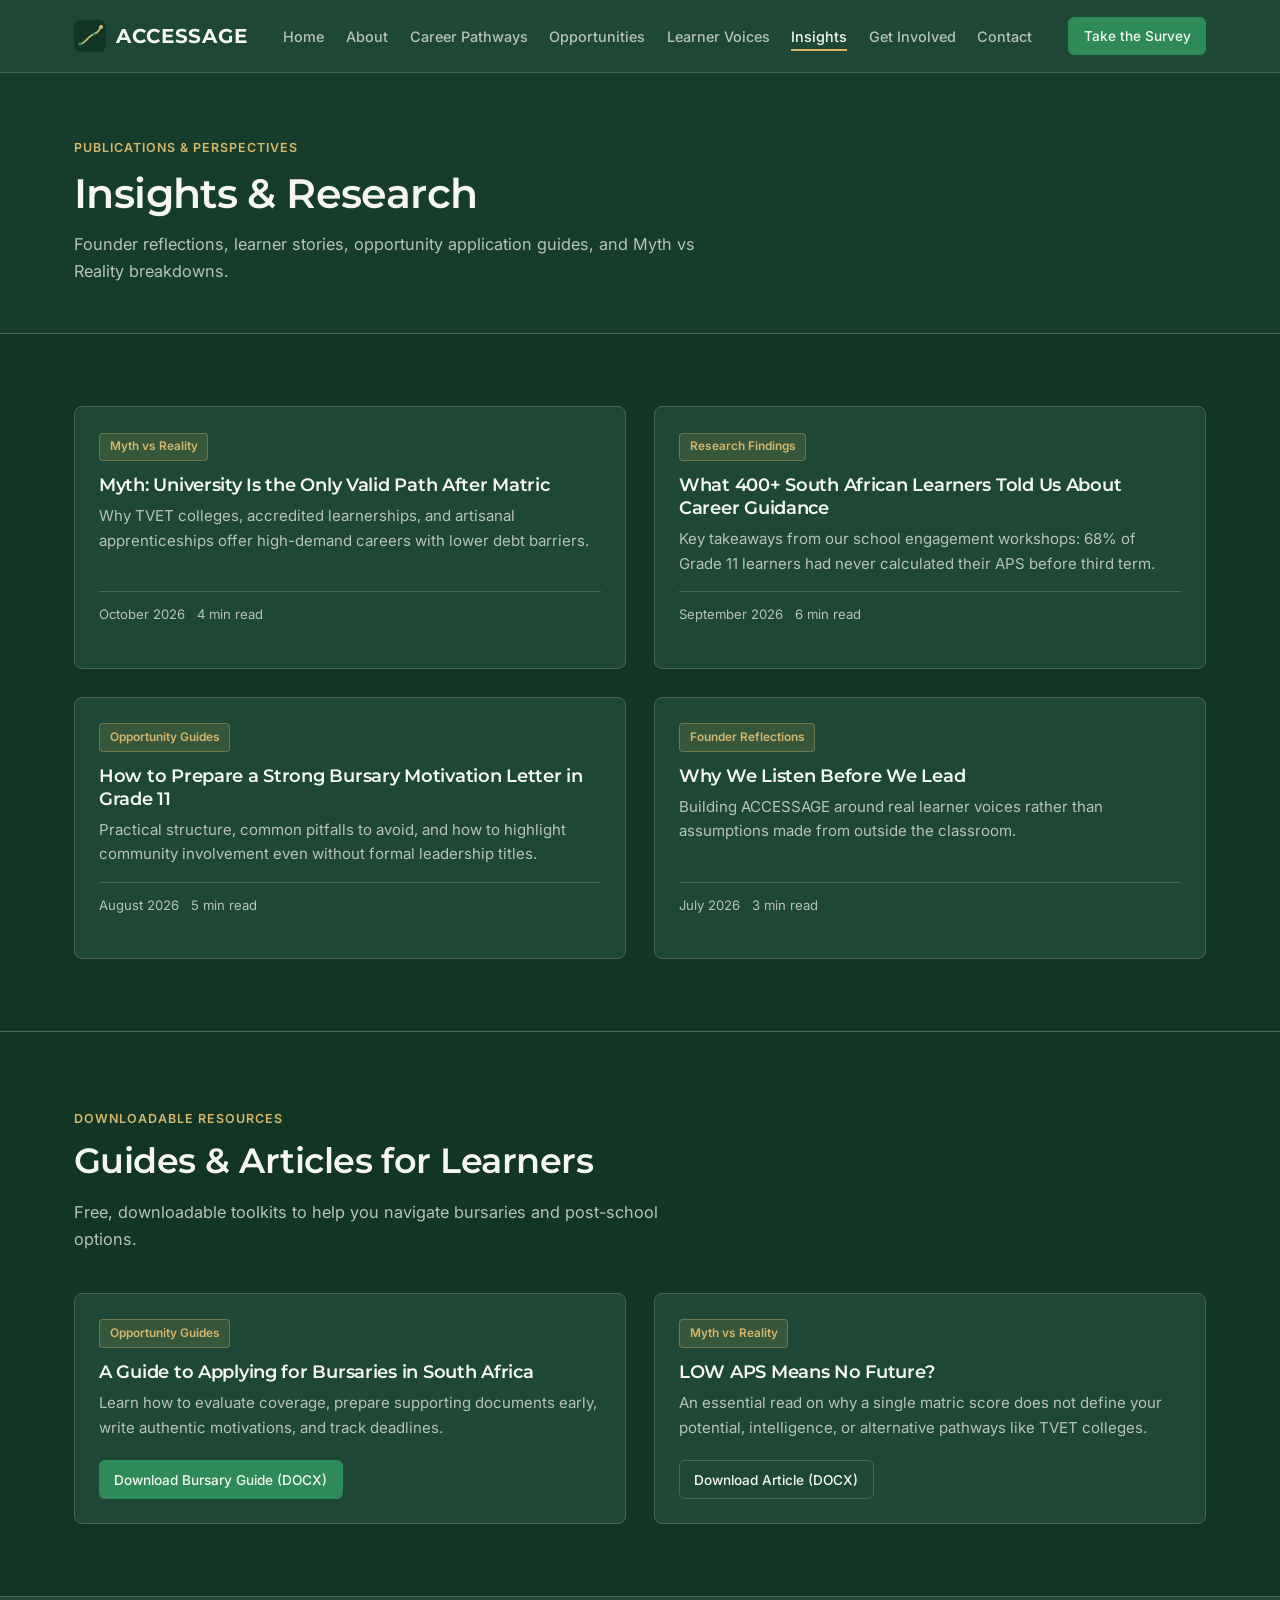
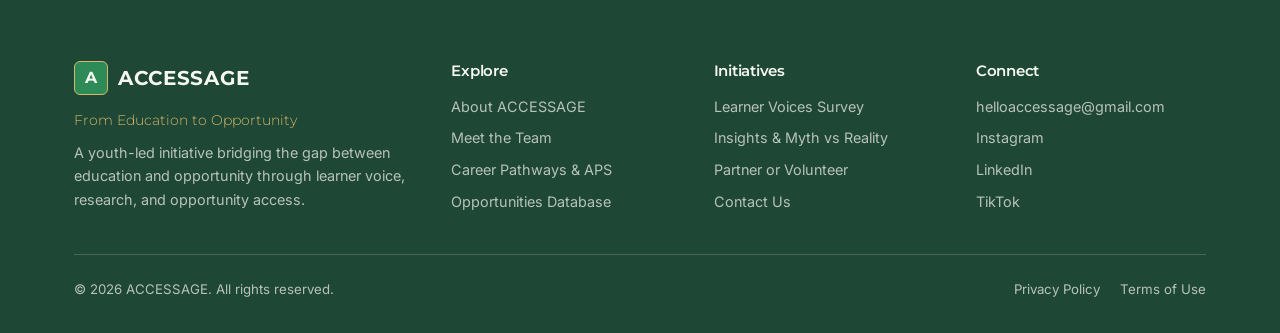
<file: insights.html>
<!DOCTYPE html>
<html lang="en">
<head>
  <meta charset="UTF-8" />
  <meta name="viewport" content="width=device-width, initial-scale=1.0" />
  <title>Insights | ACCESSAGE — From Education to Opportunity</title>
  <link rel="stylesheet" href="css/style.css" />
  <link rel="icon" type="image/svg+xml" href="assets/favicon.svg" />
</head>
<body>
  <header class="navbar">
    <div class="container nav-inner">
      <a href="index.html" class="logo-wrap">
  <img src="assets/favicon.svg" alt="ACCESSAGE Logo" class="logo-icon" />
  <span>ACCESSAGE</span>
</a>
      <nav>
        <ul class="nav-links" id="navLinks">
          <li><a href="index.html" class="">Home</a></li>
<li><a href="about.html" class="">About</a></li>
<li><a href="career-pathways.html" class="">Career Pathways</a></li>
<li><a href="opportunities.html" class="">Opportunities</a></li>
<li><a href="learner-voices.html" class="">Learner Voices</a></li>
<li><a href="insights.html" class="active">Insights</a></li>
<li><a href="get-involved.html" class="">Get Involved</a></li>
<li><a href="contact.html" class="">Contact</a></li>
        </ul>
      </nav>
      <div class="nav-actions">
        <a href="learner-voices.html#survey" class="btn btn-primary btn-sm">Take the Survey</a>
        <button class="mobile-toggle" id="mobileToggle" aria-label="Toggle Menu">&#9776;</button>
      </div>
    </div>
  </header>

  <main>
    
<section class="page-header">
  <div class="container">
    <span class="eyebrow">Publications &amp; Perspectives</span>
    <h1>Insights &amp; Research</h1>
    <p class="section-lead">Founder reflections, learner stories, opportunity application guides, and Myth vs Reality breakdowns.</p>
  </div>
</section>

<section class="section">
  <div class="container">
    <div class="grid-2" id="fullInsightsGrid"></div>
  </div>
</section>

<section class="section">
  <div class="container">
    <div class="section-header">
      <div>
        <span class="eyebrow">Downloadable Resources</span>
        <h2>Guides & Articles for Learners</h2>
      </div>
      <p class="section-lead">Free, downloadable toolkits to help you navigate bursaries and post-school options.</p>
    </div>
    
    <div class="grid-2">
      <article class="card">
        <div>
          <span class="badge">Opportunity Guides</span>
          <h3>A Guide to Applying for Bursaries in South Africa</h3>
          <p style="margin-top:0.5rem; margin-bottom:1.25rem;">Learn how to evaluate coverage, prepare supporting documents early, write authentic motivations, and track deadlines.</p>
        </div>
        <a href="docs/How to apply for a bursary ACCESSAGE GUIDE.docx" download class="btn btn-primary btn-sm" style="width:fit-content;">
          Download Bursary Guide (DOCX)
        </a>
      </article>

      <article class="card">
        <div>
          <span class="badge">Myth vs Reality</span>
          <h3>LOW APS Means No Future?</h3>
          <p style="margin-top:0.5rem; margin-bottom:1.25rem;">An essential read on why a single matric score does not define your potential, intelligence, or alternative pathways like TVET colleges.</p>
        </div>
        <a href="docs/LOW APS Means No Future Article.docx" download class="btn btn-outline btn-sm" style="width:fit-content;">
          Download Article (DOCX)
        </a>
      </article>
    </div>
  </div>
</section>

  </main>

  <footer class="footer">
    <div class="container">
      <div class="footer-grid">
        <div>
          <a href="index.html" class="logo-wrap" style="margin-bottom:0.85rem;">
            <span class="logo-mark">A</span>
            <span>ACCESSAGE</span>
          </a>
          <p class="tagline-light" style="color:var(--accent-gold); margin-bottom:0.5rem;">From Education to Opportunity</p>
          <p>A youth-led initiative bridging the gap between education and opportunity through learner voice, research, and opportunity access.</p>
        </div>
        <div>
          <h4>Explore</h4>
          <ul>
            <li><a href="about.html">About ACCESSAGE</a></li>
            <li><a href="about.html#team">Meet the Team</a></li>
            <li><a href="career-pathways.html">Career Pathways &amp; APS</a></li>
            <li><a href="opportunities.html">Opportunities Database</a></li>
          </ul>
        </div>
        <div>
          <h4>Initiatives</h4>
          <ul>
            <li><a href="learner-voices.html">Learner Voices Survey</a></li>
            <li><a href="insights.html">Insights &amp; Myth vs Reality</a></li>
            <li><a href="get-involved.html">Partner or Volunteer</a></li>
            <li><a href="contact.html">Contact Us</a></li>
          </ul>
        </div>
        <div>
          <h4>Connect</h4>
          <ul>
            <li><a href="mailto:helloaccessage@gmail.com">helloaccessage@gmail.com</a></li>
            <li><a href="#" aria-label="Instagram">Instagram</a></li>
            <li><a href="#" aria-label="LinkedIn">LinkedIn</a></li>
            <li><a href="#" aria-label="TikTok">TikTok</a></li>
          </ul>
        </div>
      </div>
      <div class="footer-bottom">
        <span>&copy; 2026 ACCESSAGE. All rights reserved.</span>
        <div style="display:flex; gap:1.25rem;">
          <a href="privacy-policy.html">Privacy Policy</a>
          <a href="terms-of-use.html">Terms of Use</a>
        </div>
      </div>
    </div>
  </footer>

  <script src="js/main.js"></script>
</body>
</html>
</file>
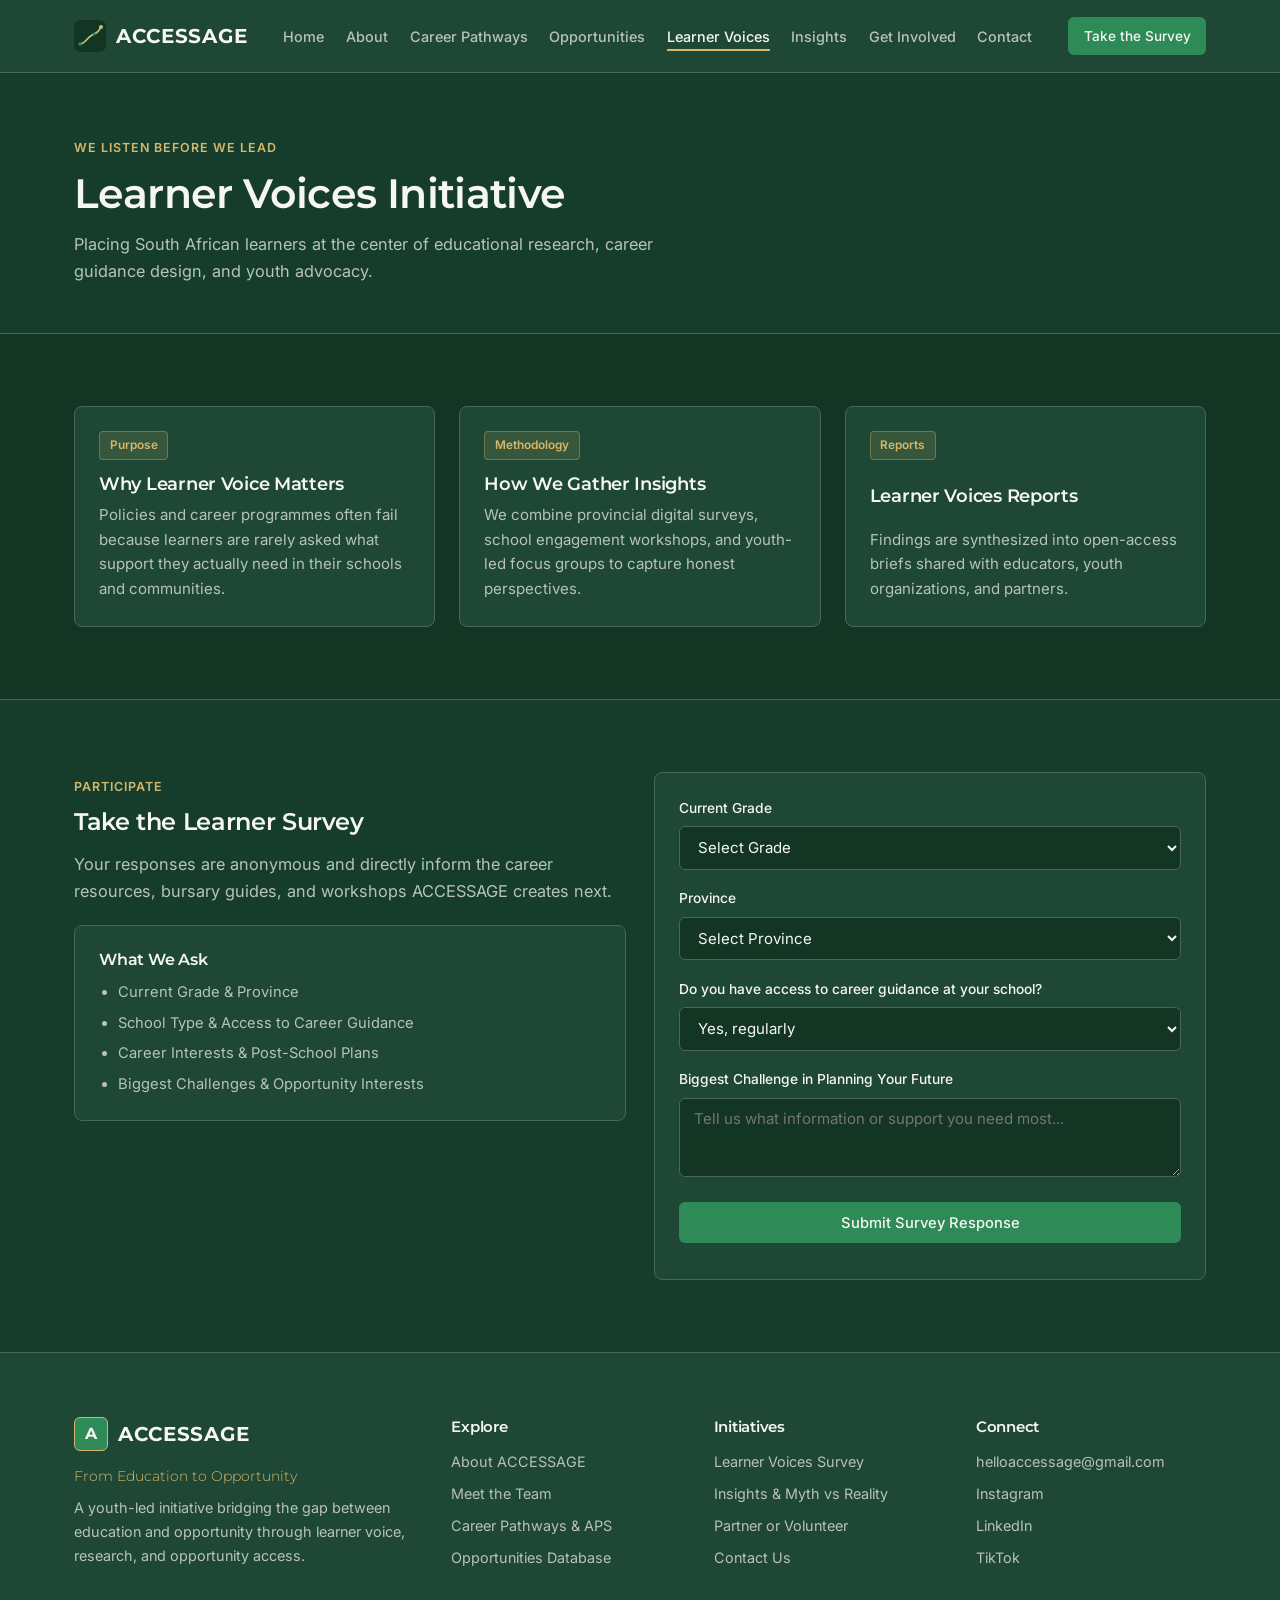
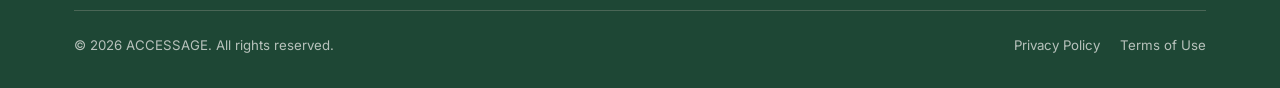
<file: learner-voices.html>
<!DOCTYPE html>
<html lang="en">
<head>
  <meta charset="UTF-8" />
  <meta name="viewport" content="width=device-width, initial-scale=1.0" />
  <title>Learner Voices | ACCESSAGE — From Education to Opportunity</title>
  <link rel="stylesheet" href="css/style.css" />
  <link rel="icon" type="image/svg+xml" href="assets/favicon.svg" />
</head>
<body>
  <header class="navbar">
    <div class="container nav-inner">
    <a href="index.html" class="logo-wrap">
  <img src="assets/favicon.svg" alt="ACCESSAGE Logo" class="logo-icon" />
  <span>ACCESSAGE</span>
</a>
      <nav>
        <ul class="nav-links" id="navLinks">
          <li><a href="index.html" class="">Home</a></li>
<li><a href="about.html" class="">About</a></li>
<li><a href="career-pathways.html" class="">Career Pathways</a></li>
<li><a href="opportunities.html" class="">Opportunities</a></li>
<li><a href="learner-voices.html" class="active">Learner Voices</a></li>
<li><a href="insights.html" class="">Insights</a></li>
<li><a href="get-involved.html" class="">Get Involved</a></li>
<li><a href="contact.html" class="">Contact</a></li>
        </ul>
      </nav>
      <div class="nav-actions">
        <a href="learner-voices.html#survey" class="btn btn-primary btn-sm">Take the Survey</a>
        <button class="mobile-toggle" id="mobileToggle" aria-label="Toggle Menu">&#9776;</button>
      </div>
    </div>
  </header>

  <main>
    
<section class="page-header">
  <div class="container">
    <span class="eyebrow">We Listen Before We Lead</span>
    <h1>Learner Voices Initiative</h1>
    <p class="section-lead">Placing South African learners at the center of educational research, career guidance design, and youth advocacy.</p>
  </div>
</section>

<section class="section">
  <div class="container grid-3">
    <div class="card">
      <span class="badge">Purpose</span>
      <h3>Why Learner Voice Matters</h3>
      <p>Policies and career programmes often fail because learners are rarely asked what support they actually need in their schools and communities.</p>
    </div>
    <div class="card">
      <span class="badge">Methodology</span>
      <h3>How We Gather Insights</h3>
      <p>We combine provincial digital surveys, school engagement workshops, and youth-led focus groups to capture honest perspectives.</p>
    </div>
    <div class="card">
      <span class="badge">Reports</span>
      <h3>Learner Voices Reports</h3>
      <p>Findings are synthesized into open-access briefs shared with educators, youth organizations, and partners.</p>
    </div>
  </div>
</section>

<section class="section" id="survey" style="background-color:#163D2B;">
  <div class="container grid-2" style="align-items:start;">
    <div>
      <span class="eyebrow">Participate</span>
      <h2 style="margin-bottom:0.85rem;">Take the Learner Survey</h2>
      <p class="section-lead" style="margin-bottom:1.25rem;">
        Your responses are anonymous and directly inform the career resources, bursary guides, and workshops ACCESSAGE creates next.
      </p>
      <div class="card">
        <h4>What We Ask</h4>
        <ul style="margin-top:0.65rem; padding-left:1.2rem; color:var(--text-secondary); font-size:0.92rem; display:grid; gap:0.4rem;">
          <li>Current Grade &amp; Province</li>
          <li>School Type &amp; Access to Career Guidance</li>
          <li>Career Interests &amp; Post-School Plans</li>
          <li>Biggest Challenges &amp; Opportunity Interests</li>
        </ul>
      </div>
    </div>
    <form class="card interactive-form" name="learner-survey" method="POST" data-netlify="true">
  <input type="hidden" name="form-name" value="learner-survey" />
  
  <div class="form-group">
    <label>Current Grade</label>
    <select name="grade" class="form-control" required>
      <option value="">Select Grade</option>
      <option>Grade 9</option>
      <option>Grade 10</option>
      <option>Grade 11</option>
      <option>Grade 12</option>
      <option>Post-Matric / Gap Year</option>
    </select>
  </div>
  
  <div class="form-group">
    <label>Province</label>
    <select name="province" class="form-control" required>
      <option value="">Select Province</option>
      <option>Gauteng</option>
      <option>KwaZulu-Natal</option>
      <option>Western Cape</option>
      <option>Eastern Cape</option>
      <option>Limpopo</option>
      <option>Mpumalanga</option>
      <option>North West</option>
      <option>Free State</option>
      <option>Northern Cape</option>
    </select>
  </div>
  
  <div class="form-group">
    <label>Do you have access to career guidance at your school?</label>
    <select name="career-guidance-access" class="form-control" required>
      <option>Yes, regularly</option>
      <option>Occasionally (once or twice a year)</option>
      <option>No, little to no guidance</option>
    </select>
  </div>
  
  <div class="form-group">
    <label>Biggest Challenge in Planning Your Future</label>
    <textarea name="biggest-challenge" class="form-control" rows="3" required placeholder="Tell us what information or support you need most..."></textarea>
  </div>
  
  <button type="submit" class="btn btn-primary">Submit Survey Response</button>
  <div class="notice-toast"></div>
</form>
  </div>
</section>

  </main>

  <footer class="footer">
    <div class="container">
      <div class="footer-grid">
        <div>
          <a href="index.html" class="logo-wrap" style="margin-bottom:0.85rem;">
            <span class="logo-mark">A</span>
            <span>ACCESSAGE</span>
          </a>
          <p class="tagline-light" style="color:var(--accent-gold); margin-bottom:0.5rem;">From Education to Opportunity</p>
          <p>A youth-led initiative bridging the gap between education and opportunity through learner voice, research, and opportunity access.</p>
        </div>
        <div>
          <h4>Explore</h4>
          <ul>
            <li><a href="about.html">About ACCESSAGE</a></li>
            <li><a href="about.html#team">Meet the Team</a></li>
            <li><a href="career-pathways.html">Career Pathways &amp; APS</a></li>
            <li><a href="opportunities.html">Opportunities Database</a></li>
          </ul>
        </div>
        <div>
          <h4>Initiatives</h4>
          <ul>
            <li><a href="learner-voices.html">Learner Voices Survey</a></li>
            <li><a href="insights.html">Insights &amp; Myth vs Reality</a></li>
            <li><a href="get-involved.html">Partner or Volunteer</a></li>
            <li><a href="contact.html">Contact Us</a></li>
          </ul>
        </div>
        <div>
          <h4>Connect</h4>
          <ul>
            <li><a href="mailto:helloaccessage@gmail.com">helloaccessage@gmail.com</a></li>
            <li><a href="#" aria-label="Instagram">Instagram</a></li>
            <li><a href="#" aria-label="LinkedIn">LinkedIn</a></li>
            <li><a href="#" aria-label="TikTok">TikTok</a></li>
          </ul>
        </div>
      </div>
      <div class="footer-bottom">
        <span>&copy; 2026 ACCESSAGE. All rights reserved.</span>
        <div style="display:flex; gap:1.25rem;">
          <a href="privacy-policy.html">Privacy Policy</a>
          <a href="terms-of-use.html">Terms of Use</a>
        </div>
      </div>
    </div>
  </footer>

  <script src="js/main.js"></script>
</body>
</html>
</file>
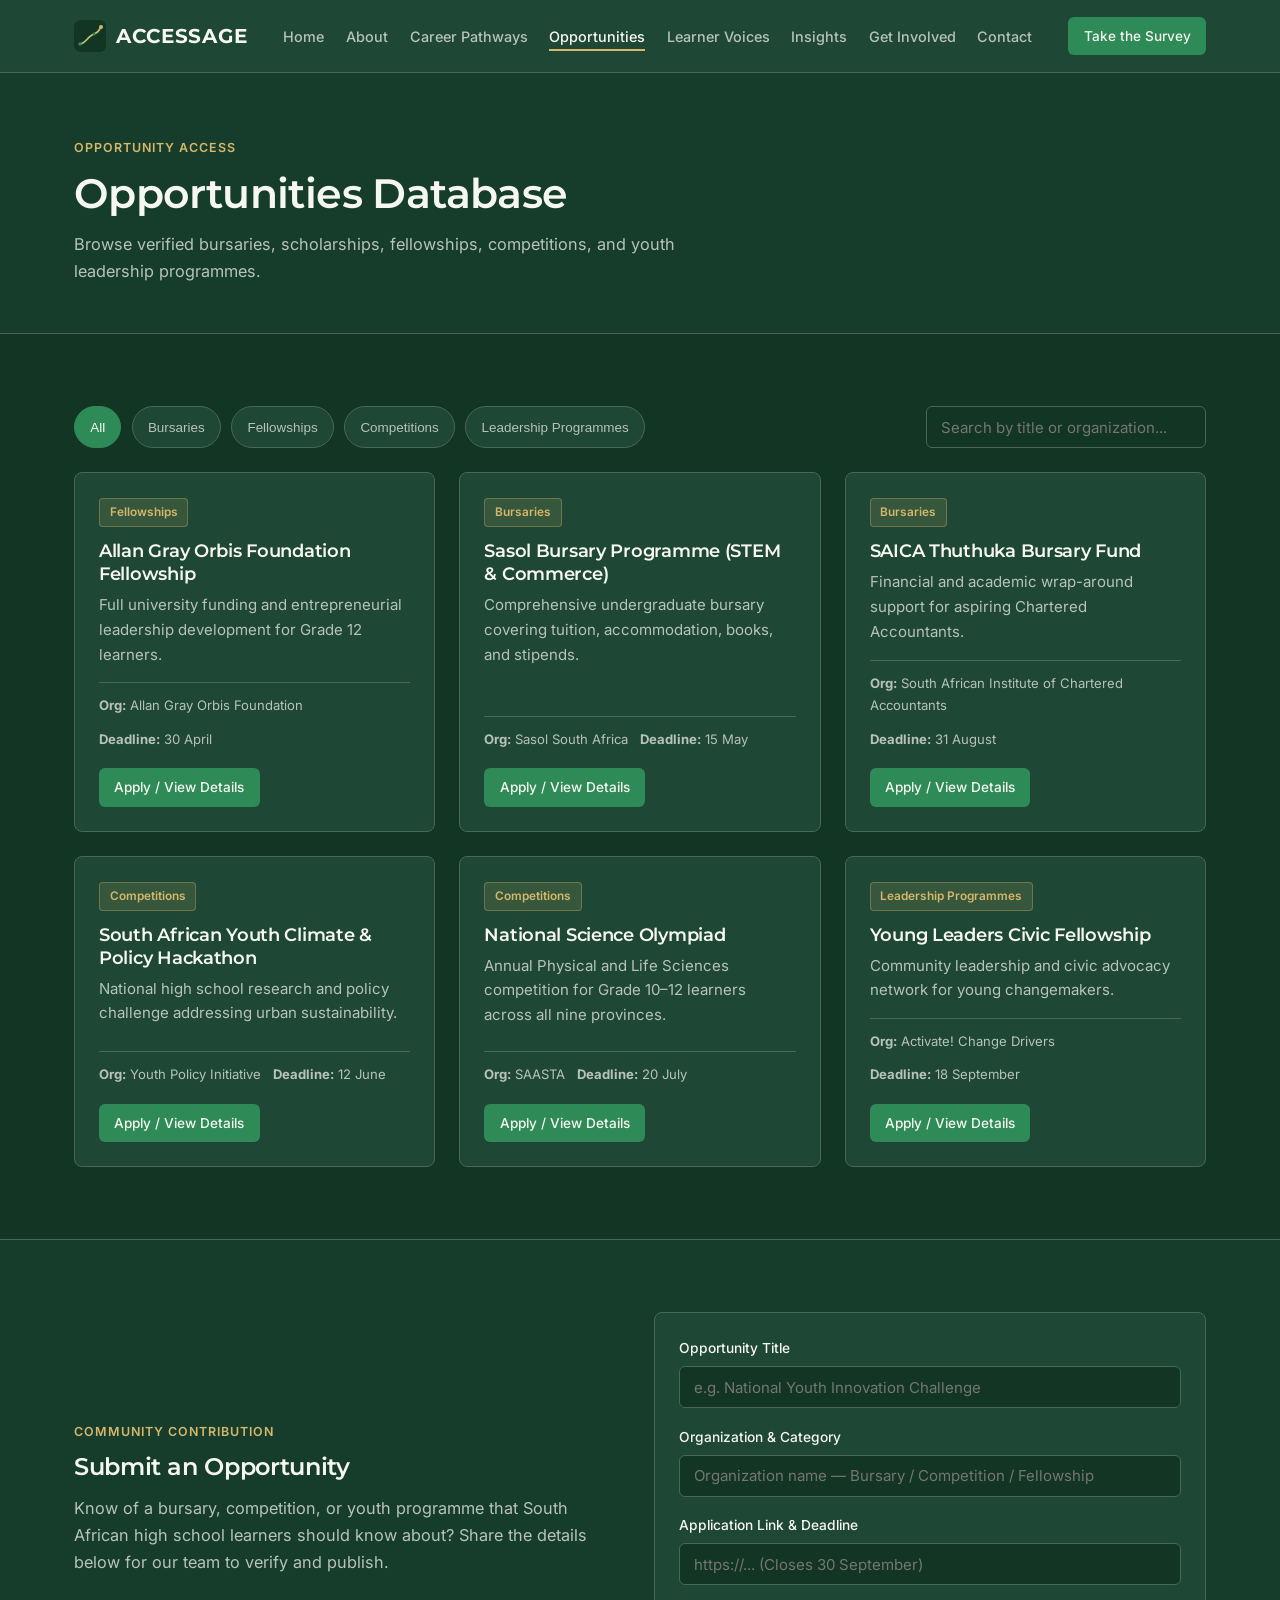
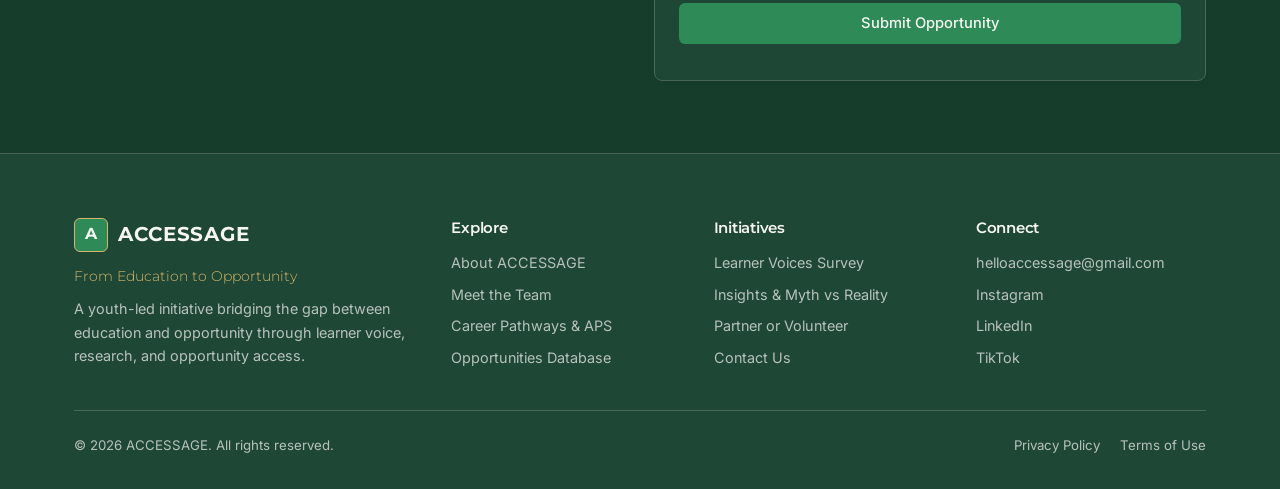
<file: opportunities.html>
<!DOCTYPE html>
<html lang="en">
<head>
  <meta charset="UTF-8" />
  <meta name="viewport" content="width=device-width, initial-scale=1.0" />
  <title>Opportunities | ACCESSAGE — From Education to Opportunity</title>
  <link rel="stylesheet" href="css/style.css" />
  <link rel="icon" type="image/svg+xml" href="assets/favicon.svg" />
</head>
<body>
  <header class="navbar">
    <div class="container nav-inner">
    <a href="index.html" class="logo-wrap">
  <img src="assets/favicon.svg" alt="ACCESSAGE Logo" class="logo-icon" />
  <span>ACCESSAGE</span>
</a>
      <nav>
        <ul class="nav-links" id="navLinks">
          <li><a href="index.html" class="">Home</a></li>
<li><a href="about.html" class="">About</a></li>
<li><a href="career-pathways.html" class="">Career Pathways</a></li>
<li><a href="opportunities.html" class="active">Opportunities</a></li>
<li><a href="learner-voices.html" class="">Learner Voices</a></li>
<li><a href="insights.html" class="">Insights</a></li>
<li><a href="get-involved.html" class="">Get Involved</a></li>
<li><a href="contact.html" class="">Contact</a></li>
        </ul>
      </nav>
      <div class="nav-actions">
        <a href="learner-voices.html#survey" class="btn btn-primary btn-sm">Take the Survey</a>
        <button class="mobile-toggle" id="mobileToggle" aria-label="Toggle Menu">&#9776;</button>
      </div>
    </div>
  </header>

  <main>
    
<section class="page-header">
  <div class="container">
    <span class="eyebrow">Opportunity Access</span>
    <h1>Opportunities Database</h1>
    <p class="section-lead">Browse verified bursaries, scholarships, fellowships, competitions, and youth leadership programmes.</p>
  </div>
</section>

<section class="section">
  <div class="container">
    <div style="display:flex; flex-wrap:wrap; justify-content:space-between; gap:1rem; margin-bottom:1.5rem;">
      <div class="filter-bar" style="margin-bottom:0;">
        <button class="filter-pill opp-filter active" data-category="All">All</button>
        <button class="filter-pill opp-filter" data-category="Bursaries">Bursaries</button>
        <button class="filter-pill opp-filter" data-category="Fellowships">Fellowships</button>
        <button class="filter-pill opp-filter" data-category="Competitions">Competitions</button>
        <button class="filter-pill opp-filter" data-category="Leadership Programmes">Leadership Programmes</button>
      </div>
      <input type="search" id="oppSearch" class="form-control" style="max-width:280px;" placeholder="Search by title or organization..." />
    </div>

    <div class="grid-3" id="fullOpportunitiesGrid"></div>
  </div>
</section>

<section class="section" id="submit-opportunity" style="background-color:#163D2B;">
  <div class="container grid-2" style="align-items:center;">
    <div>
      <span class="eyebrow">Community Contribution</span>
      <h2 style="margin-bottom:0.85rem;">Submit an Opportunity</h2>
      <p class="section-lead">Know of a bursary, competition, or youth programme that South African high school learners should know about? Share the details below for our team to verify and publish.</p>
    </div>
    <form class="card interactive-form" data-success="Opportunity submitted for review by the ACCESSAGE team.">
      <div class="form-group">
        <label>Opportunity Title</label>
        <input type="text" class="form-control" required placeholder="e.g. National Youth Innovation Challenge" />
      </div>
      <div class="form-group">
        <label>Organization &amp; Category</label>
        <input type="text" class="form-control" required placeholder="Organization name — Bursary / Competition / Fellowship" />
      </div>
      <div class="form-group">
        <label>Application Link &amp; Deadline</label>
        <input type="text" class="form-control" required placeholder="https://... (Closes 30 September)" />
      </div>
      <button type="submit" class="btn btn-primary">Submit Opportunity</button>
      <div class="notice-toast"></div>
    </form>
  </div>
</section>

  </main>

  <footer class="footer">
    <div class="container">
      <div class="footer-grid">
        <div>
          <a href="index.html" class="logo-wrap" style="margin-bottom:0.85rem;">
            <span class="logo-mark">A</span>
            <span>ACCESSAGE</span>
          </a>
          <p class="tagline-light" style="color:var(--accent-gold); margin-bottom:0.5rem;">From Education to Opportunity</p>
          <p>A youth-led initiative bridging the gap between education and opportunity through learner voice, research, and opportunity access.</p>
        </div>
        <div>
          <h4>Explore</h4>
          <ul>
            <li><a href="about.html">About ACCESSAGE</a></li>
            <li><a href="about.html#team">Meet the Team</a></li>
            <li><a href="career-pathways.html">Career Pathways &amp; APS</a></li>
            <li><a href="opportunities.html">Opportunities Database</a></li>
          </ul>
        </div>
        <div>
          <h4>Initiatives</h4>
          <ul>
            <li><a href="learner-voices.html">Learner Voices Survey</a></li>
            <li><a href="insights.html">Insights &amp; Myth vs Reality</a></li>
            <li><a href="get-involved.html">Partner or Volunteer</a></li>
            <li><a href="contact.html">Contact Us</a></li>
          </ul>
        </div>
        <div>
          <h4>Connect</h4>
          <ul>
            <li><a href="mailto:helloaccessage@gmail.com">helloaccessage@gmail.com</a></li>
            <li><a href="#" aria-label="Instagram">Instagram</a></li>
            <li><a href="#" aria-label="LinkedIn">LinkedIn</a></li>
            <li><a href="#" aria-label="TikTok">TikTok</a></li>
          </ul>
        </div>
      </div>
      <div class="footer-bottom">
        <span>&copy; 2026 ACCESSAGE. All rights reserved.</span>
        <div style="display:flex; gap:1.25rem;">
          <a href="privacy-policy.html">Privacy Policy</a>
          <a href="terms-of-use.html">Terms of Use</a>
        </div>
      </div>
    </div>
  </footer>

  <script src="js/main.js"></script>
</body>
</html>
</file>
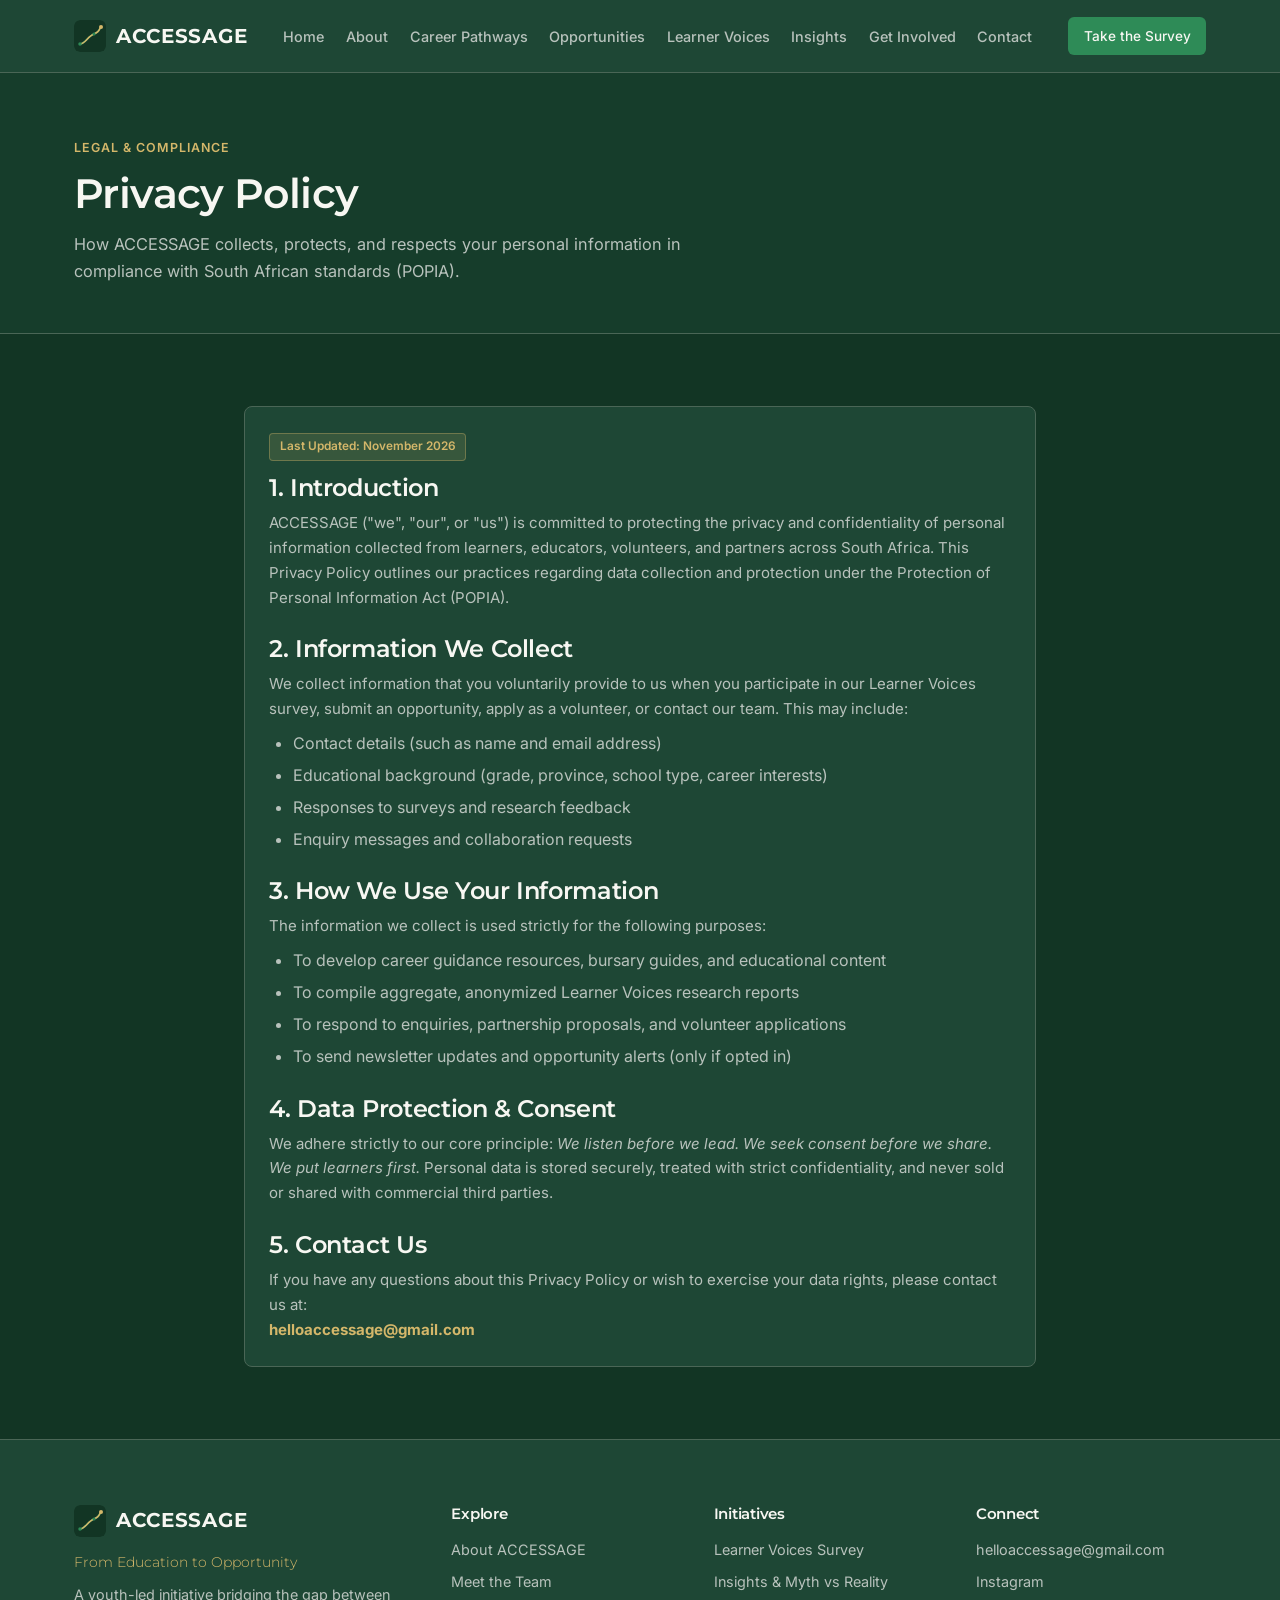
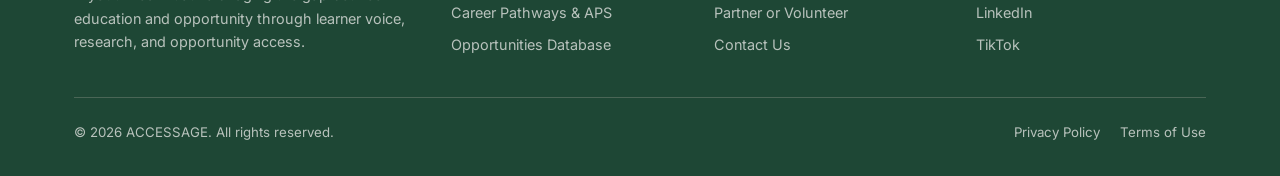
<file: privacy-policy.html>
<!DOCTYPE html>
<html lang="en">
<head>
  <meta charset="UTF-8" />
  <meta name="viewport" content="width=device-width, initial-scale=1.0" />
  <title>Privacy Policy | ACCESSAGE — From Education to Opportunity</title>
  <link rel="icon" type="image/svg+xml" href="assets/favicon.svg" />
  <link rel="stylesheet" href="css/style.css" />
</head>
<body>
  <header class="navbar">
    <div class="container nav-inner">
      <a href="index.html" class="logo-wrap">
        <img src="assets/favicon.svg" alt="ACCESSAGE Logo" class="logo-icon" />
        <span>ACCESSAGE</span>
      </a>
      <nav>
        <ul class="nav-links" id="navLinks">
          <li><a href="index.html">Home</a></li>
          <li><a href="about.html">About</a></li>
          <li><a href="career-pathways.html">Career Pathways</a></li>
          <li><a href="opportunities.html">Opportunities</a></li>
          <li><a href="learner-voices.html">Learner Voices</a></li>
          <li><a href="insights.html">Insights</a></li>
          <li><a href="get-involved.html">Get Involved</a></li>
          <li><a href="contact.html">Contact</a></li>
        </ul>
      </nav>
      <div class="nav-actions">
        <a href="learner-voices.html#survey" class="btn btn-primary btn-sm">Take the Survey</a>
        <button class="mobile-toggle" id="mobileToggle" aria-label="Toggle Menu">☰</button>
      </div>
    </div>
  </header>

  <main>
    <section class="page-header">
      <div class="container">
        <span class="eyebrow">Legal & Compliance</span>
        <h1>Privacy Policy</h1>
        <p class="section-lead">How ACCESSAGE collects, protects, and respects your personal information in compliance with South African standards (POPIA).</p>
      </div>
    </section>

    <section class="section">
      <div class="container" style="max-width: 840px;">
        <div class="card" style="gap: 1.5rem; display: flex; flex-direction: column;">
          <div>
            <span class="badge">Last Updated: November 2026</span>
            <h2>1. Introduction</h2>
            <p style="margin-top: 0.5rem; color: var(--text-secondary);">
              ACCESSAGE ("we", "our", or "us") is committed to protecting the privacy and confidentiality of personal information collected from learners, educators, volunteers, and partners across South Africa. This Privacy Policy outlines our practices regarding data collection and protection under the Protection of Personal Information Act (POPIA).
            </p>
          </div>

          <div>
            <h2>2. Information We Collect</h2>
            <p style="margin-top: 0.5rem; color: var(--text-secondary);">
              We collect information that you voluntarily provide to us when you participate in our Learner Voices survey, submit an opportunity, apply as a volunteer, or contact our team. This may include:
            </p>
            <ul style="margin-top: 0.5rem; padding-left: 1.5rem; color: var(--text-secondary); display: grid; gap: 0.35rem;">
              <li>Contact details (such as name and email address)</li>
              <li>Educational background (grade, province, school type, career interests)</li>
              <li>Responses to surveys and research feedback</li>
              <li>Enquiry messages and collaboration requests</li>
            </ul>
          </div>

          <div>
            <h2>3. How We Use Your Information</h2>
            <p style="margin-top: 0.5rem; color: var(--text-secondary);">
              The information we collect is used strictly for the following purposes:
            </p>
            <ul style="margin-top: 0.5rem; padding-left: 1.5rem; color: var(--text-secondary); display: grid; gap: 0.35rem;">
              <li>To develop career guidance resources, bursary guides, and educational content</li>
              <li>To compile aggregate, anonymized Learner Voices research reports</li>
              <li>To respond to enquiries, partnership proposals, and volunteer applications</li>
              <li>To send newsletter updates and opportunity alerts (only if opted in)</li>
            </ul>
          </div>

          <div>
            <h2>4. Data Protection & Consent</h2>
            <p style="margin-top: 0.5rem; color: var(--text-secondary);">
              We adhere strictly to our core principle: <em>We listen before we lead. We seek consent before we share. We put learners first.</em> Personal data is stored securely, treated with strict confidentiality, and never sold or shared with commercial third parties.
            </p>
          </div>

          <div>
            <h2>5. Contact Us</h2>
            <p style="margin-top: 0.5rem; color: var(--text-secondary);">
              If you have any questions about this Privacy Policy or wish to exercise your data rights, please contact us at: <br>
              <strong style="color: var(--accent-gold);">helloaccessage@gmail.com</strong>
            </p>
          </div>
        </div>
      </div>
    </section>
  </main>

  <footer class="footer">
    <div class="container">
      <div class="footer-grid">
        <div>
          <a href="index.html" class="logo-wrap" style="margin-bottom:0.85rem;">
            <img src="assets/favicon.svg" alt="ACCESSAGE Logo" class="logo-icon" />
            <span>ACCESSAGE</span>
          </a>
          <p class="tagline-light" style="color:var(--accent-gold); margin-bottom:0.5rem;">From Education to Opportunity</p>
          <p>A youth-led initiative bridging the gap between education and opportunity through learner voice, research, and opportunity access.</p>
        </div>
        <div>
          <h4>Explore</h4>
          <ul>
            <li><a href="about.html">About ACCESSAGE</a></li>
            <li><a href="about.html#team">Meet the Team</a></li>
            <li><a href="career-pathways.html">Career Pathways & APS</a></li>
            <li><a href="opportunities.html">Opportunities Database</a></li>
          </ul>
        </div>
        <div>
          <h4>Initiatives</h4>
          <ul>
            <li><a href="learner-voices.html">Learner Voices Survey</a></li>
            <li><a href="insights.html">Insights & Myth vs Reality</a></li>
            <li><a href="get-involved.html">Partner or Volunteer</a></li>
            <li><a href="contact.html">Contact Us</a></li>
          </ul>
        </div>
        <div>
          <h4>Connect</h4>
          <ul>
            <li><a href="mailto:helloaccessage@gmail.com">helloaccessage@gmail.com</a></li>
            <li><a href="#" aria-label="Instagram">Instagram</a></li>
            <li><a href="#" aria-label="LinkedIn">LinkedIn</a></li>
            <li><a href="#" aria-label="TikTok">TikTok</a></li>
          </ul>
        </div>
      </div>
      <div class="footer-bottom">
        <span>© 2026 ACCESSAGE. All rights reserved.</span>
        <div style="display:flex; gap:1.25rem;">
          <a href="privacy-policy.html">Privacy Policy</a>
          <a href="terms-of-use.html">Terms of Use</a>
        </div>
      </div>
    </div>
  </footer>

  <script src="js/main.js"></script>
</body>
</html>
</file>
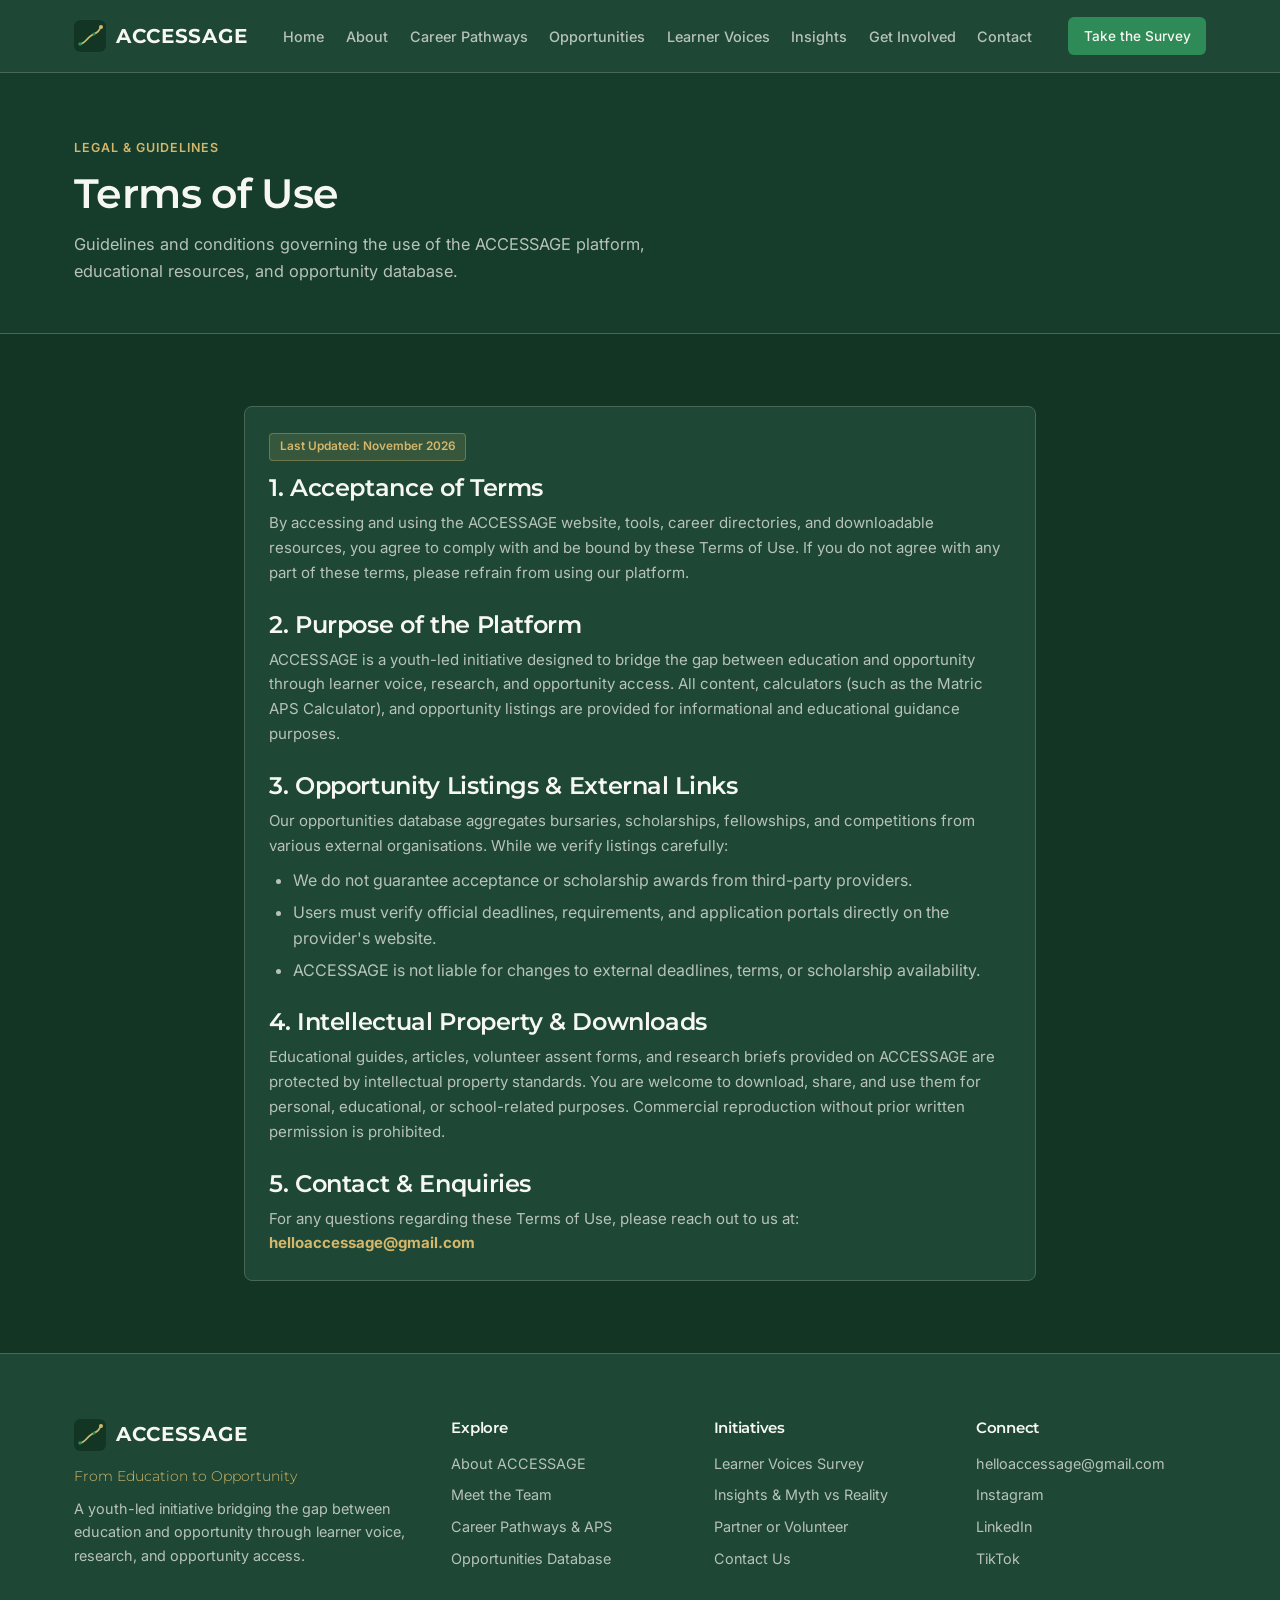
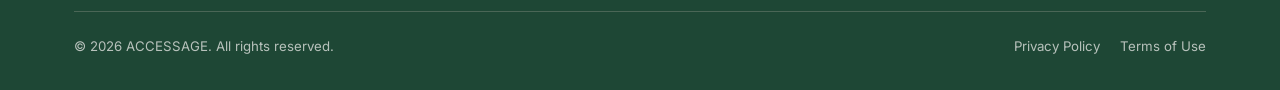
<file: terms-of-use.html>
<!DOCTYPE html>
<html lang="en">
<head>
  <meta charset="UTF-8" />
  <meta name="viewport" content="width=device-width, initial-scale=1.0" />
  <title>Terms of Use | ACCESSAGE — From Education to Opportunity</title>
  <link rel="icon" type="image/svg+xml" href="assets/favicon.svg" />
  <link rel="stylesheet" href="css/style.css" />
</head>
<body>
  <header class="navbar">
    <div class="container nav-inner">
      <a href="index.html" class="logo-wrap">
        <img src="assets/favicon.svg" alt="ACCESSAGE Logo" class="logo-icon" />
        <span>ACCESSAGE</span>
      </a>
      <nav>
        <ul class="nav-links" id="navLinks">
          <li><a href="index.html">Home</a></li>
          <li><a href="about.html">About</a></li>
          <li><a href="career-pathways.html">Career Pathways</a></li>
          <li><a href="opportunities.html">Opportunities</a></li>
          <li><a href="learner-voices.html">Learner Voices</a></li>
          <li><a href="insights.html">Insights</a></li>
          <li><a href="get-involved.html">Get Involved</a></li>
          <li><a href="contact.html">Contact</a></li>
        </ul>
      </nav>
      <div class="nav-actions">
        <a href="learner-voices.html#survey" class="btn btn-primary btn-sm">Take the Survey</a>
        <button class="mobile-toggle" id="mobileToggle" aria-label="Toggle Menu">☰</button>
      </div>
    </div>
  </header>

  <main>
    <section class="page-header">
      <div class="container">
        <span class="eyebrow">Legal & Guidelines</span>
        <h1>Terms of Use</h1>
        <p class="section-lead">Guidelines and conditions governing the use of the ACCESSAGE platform, educational resources, and opportunity database.</p>
      </div>
    </section>

    <section class="section">
      <div class="container" style="max-width: 840px;">
        <div class="card" style="gap: 1.5rem; display: flex; flex-direction: column;">
          <div>
            <span class="badge">Last Updated: November 2026</span>
            <h2>1. Acceptance of Terms</h2>
            <p style="margin-top: 0.5rem; color: var(--text-secondary);">
              By accessing and using the ACCESSAGE website, tools, career directories, and downloadable resources, you agree to comply with and be bound by these Terms of Use. If you do not agree with any part of these terms, please refrain from using our platform.
            </p>
          </div>

          <div>
            <h2>2. Purpose of the Platform</h2>
            <p style="margin-top: 0.5rem; color: var(--text-secondary);">
              ACCESSAGE is a youth-led initiative designed to bridge the gap between education and opportunity through learner voice, research, and opportunity access. All content, calculators (such as the Matric APS Calculator), and opportunity listings are provided for informational and educational guidance purposes.
            </p>
          </div>

          <div>
            <h2>3. Opportunity Listings & External Links</h2>
            <p style="margin-top: 0.5rem; color: var(--text-secondary);">
              Our opportunities database aggregates bursaries, scholarships, fellowships, and competitions from various external organisations. While we verify listings carefully:
            </p>
            <ul style="margin-top: 0.5rem; padding-left: 1.5rem; color: var(--text-secondary); display: grid; gap: 0.35rem;">
              <li>We do not guarantee acceptance or scholarship awards from third-party providers.</li>
              <li>Users must verify official deadlines, requirements, and application portals directly on the provider's website.</li>
              <li>ACCESSAGE is not liable for changes to external deadlines, terms, or scholarship availability.</li>
            </ul>
          </div>

          <div>
            <h2>4. Intellectual Property & Downloads</h2>
            <p style="margin-top: 0.5rem; color: var(--text-secondary);">
              Educational guides, articles, volunteer assent forms, and research briefs provided on ACCESSAGE are protected by intellectual property standards. You are welcome to download, share, and use them for personal, educational, or school-related purposes. Commercial reproduction without prior written permission is prohibited.
            </p>
          </div>

          <div>
            <h2>5. Contact & Enquiries</h2>
            <p style="margin-top: 0.5rem; color: var(--text-secondary);">
              For any questions regarding these Terms of Use, please reach out to us at: <br>
              <strong style="color: var(--accent-gold);">helloaccessage@gmail.com</strong>
            </p>
          </div>
        </div>
      </div>
    </section>
  </main>

  <footer class="footer">
    <div class="container">
      <div class="footer-grid">
        <div>
          <a href="index.html" class="logo-wrap" style="margin-bottom:0.85rem;">
            <img src="assets/favicon.svg" alt="ACCESSAGE Logo" class="logo-icon" />
            <span>ACCESSAGE</span>
          </a>
          <p class="tagline-light" style="color:var(--accent-gold); margin-bottom:0.5rem;">From Education to Opportunity</p>
          <p>A youth-led initiative bridging the gap between education and opportunity through learner voice, research, and opportunity access.</p>
        </div>
        <div>
          <h4>Explore</h4>
          <ul>
            <li><a href="about.html">About ACCESSAGE</a></li>
            <li><a href="about.html#team">Meet the Team</a></li>
            <li><a href="career-pathways.html">Career Pathways & APS</a></li>
            <li><a href="opportunities.html">Opportunities Database</a></li>
          </ul>
        </div>
        <div>
          <h4>Initiatives</h4>
          <ul>
            <li><a href="learner-voices.html">Learner Voices Survey</a></li>
            <li><a href="insights.html">Insights & Myth vs Reality</a></li>
            <li><a href="get-involved.html">Partner or Volunteer</a></li>
            <li><a href="contact.html">Contact Us</a></li>
          </ul>
        </div>
        <div>
          <h4>Connect</h4>
          <ul>
            <li><a href="mailto:helloaccessage@gmail.com">helloaccessage@gmail.com</a></li>
            <li><a href="#" aria-label="Instagram">Instagram</a></li>
            <li><a href="#" aria-label="LinkedIn">LinkedIn</a></li>
            <li><a href="#" aria-label="TikTok">TikTok</a></li>
          </ul>
        </div>
      </div>
      <div class="footer-bottom">
        <span>© 2026 ACCESSAGE. All rights reserved.</span>
        <div style="display:flex; gap:1.25rem;">
          <a href="privacy-policy.html">Privacy Policy</a>
          <a href="terms-of-use.html">Terms of Use</a>
        </div>
      </div>
    </div>
  </footer>

  <script src="js/main.js"></script>
</body>
</html>
</file>
<file: css/style.css>
@import url('https://fonts.googleapis.com/css2?family=Inter:wght@400;500;600&family=Montserrat:wght@300;500;600;700&display=swap');


.btn-sm {
  padding: 0.5rem 1rem;
  font-size: 0.86rem;
}
:root {
  --bg-primary: #123524;
  --bg-surface: #1E4735;
  --bg-surface-elevated: #24523E;
  --text-primary: #F7F7F2;
  --text-secondary: #B8C2BC;
  --accent-primary: #2E8B57;
  --accent-hover: #48A868;
  --accent-gold: #D4B76A;
  --border-muted: #4A6656;
}

* {
  box-sizing: border-box;
  margin: 0;
  padding: 0;
}

html {
  scroll-behavior: smooth;
}

body {
  background-color: var(--bg-primary);
  color: var(--text-primary);
  font-family: 'Inter', -apple-system, BlinkMacSystemFont, sans-serif;
  line-height: 1.65;
  -webkit-font-smoothing: antialiased;
}

h1, h2, h3, h4, .brand-font {
  font-family: 'Montserrat', sans-serif;
  font-weight: 600;
  line-height: 1.25;
  letter-spacing: -0.015em;
}

.tagline-light {
  font-family: 'Montserrat', sans-serif;
  font-weight: 300;
}

a {
  color: inherit;
  text-decoration: none;
}

.container {
  max-width: 1180px;
  margin: 0 auto;
  padding: 0 1.5rem;
}

/* Navbar */
.navbar {
  background-color: var(--bg-surface);
  border-bottom: 1px solid var(--border-muted);
  position: sticky;
  top: 0;
  z-index: 100;
}

.nav-inner {
  display: flex;
  align-items: center;
  justify-content: space-between;
  min-height: 72px;
  gap: 1rem;
}

.logo-wrap {
  display: flex;
  align-items: center;
  gap: 0.65rem;
  font-family: 'Montserrat', sans-serif;
  font-weight: 700;
  font-size: 1.25rem;
  letter-spacing: 0.04em;
  color: var(--text-primary);
}

.logo-icon {
  width: 32px;
  height: 32px;
  border-radius: 6px;
  object-fit: contain;
}

.logo-mark {
  width: 34px;
  height: 34px;
  border-radius: 6px;
  background-color: var(--accent-primary);
  border: 1px solid var(--accent-gold);
  display: grid;
  place-items: center;
  color: var(--text-primary);
  font-weight: 700;
  font-size: 1rem;
}

.nav-links {
  display: flex;
  align-items: center;
  gap: 1.35rem;
  list-style: none;
}

.nav-links a {
  font-size: 0.9rem;
  font-weight: 500;
  color: var(--text-secondary);
  transition: color 0.15s ease;
  padding: 0.25rem 0;
}

.nav-links a:hover,
.nav-links a.active {
  color: var(--text-primary);
}

.nav-links a.active {
  border-bottom: 2px solid var(--accent-gold);
}

.nav-actions {
  display: flex;
  align-items: center;
  gap: 0.75rem;
}

.mobile-toggle {
  display: none;
  background: transparent;
  border: 1px solid var(--border-muted);
  color: var(--text-primary);
  padding: 0.45rem 0.65rem;
  border-radius: 6px;
  cursor: pointer;
  font-size: 1rem;
}

/* Buttons */
.btn {
  display: inline-flex;
  align-items: center;
  justify-content: center;
  gap: 0.45rem;
  padding: 0.65rem 1.25rem;
  border-radius: 6px;
  font-family: 'Inter', sans-serif;
  font-weight: 500;
  font-size: 0.92rem;
  cursor: pointer;
  transition: background-color 0.15s ease, border-color 0.15s ease, color 0.15s ease;
  border: 1px solid transparent;
}

.btn-primary {
  background-color: var(--accent-primary);
  color: var(--text-primary);
}

.btn-primary:hover {
  background-color: var(--accent-hover);
}

.btn-outline {
  background-color: transparent;
  border-color: var(--border-muted);
  color: var(--text-primary);
}

.btn-outline:hover {
  border-color: var(--accent-gold);
  color: var(--accent-gold);
}

.btn-sm {
  padding: 0.45rem 0.9rem;
  font-size: 0.85rem;
}

/* Typography Helpers */
.eyebrow {
  display: inline-block;
  font-size: 0.78rem;
  font-weight: 600;
  text-transform: uppercase;
  letter-spacing: 0.08em;
  color: var(--accent-gold);
  margin-bottom: 0.6rem;
}

.section {
  padding: 4.5rem 0;
  border-bottom: 1px solid var(--border-muted);
}

.section-header {
  display: flex;
  flex-wrap: wrap;
  justify-content: space-between;
  align-items: flex-end;
  gap: 1rem;
  margin-bottom: 2.5rem;
}

.section-header h2 {
  font-size: clamp(1.65rem, 2.8vw, 2.2rem);
}

.section-lead {
  color: var(--text-secondary);
  max-width: 64ch;
  font-size: 1.02rem;
}

/* Hero & Page Headers */
.hero {
  padding: 5.5rem 0 4.5rem;
  border-bottom: 1px solid var(--border-muted);
  background: radial-gradient(circle at 85% 20%, rgba(46, 139, 87, 0.18), transparent 55%),
              linear-gradient(180deg, #123524 0%, #163D2B 100%);
}

.hero-grid {
  display: grid;
  grid-template-columns: 1.35fr 0.85fr;
  gap: 3rem;
  align-items: center;
}

.hero h1 {
  font-size: clamp(2.1rem, 4vw, 3.1rem);
  margin-bottom: 1.15rem;
}

.hero p {
  color: var(--text-secondary);
  font-size: 1.1rem;
  margin-bottom: 1.85rem;
  max-width: 58ch;
}

.hero-cta-group {
  display: flex;
  flex-wrap: wrap;
  gap: 0.9rem;
}

.hero-panel {
  background-color: var(--bg-surface);
  border: 1px solid var(--border-muted);
  border-radius: 8px;
  padding: 1.75rem;
}

.page-header {
  padding: 3.75rem 0 3rem;
  background-color: #163D2B;
  border-bottom: 1px solid var(--border-muted);
}

.page-header h1 {
  font-size: clamp(1.9rem, 3.2vw, 2.6rem);
  margin-bottom: 0.75rem;
}

/* Grids & Cards */
.grid-4 {
  display: grid;
  grid-template-columns: repeat(4, 1fr);
  gap: 1.25rem;
}

.grid-3 {
  display: grid;
  grid-template-columns: repeat(3, 1fr);
  gap: 1.5rem;
}

.grid-2 {
  display: grid;
  grid-template-columns: repeat(2, 1fr);
  gap: 1.75rem;
}

.card {
  background-color: var(--bg-surface);
  border: 1px solid var(--border-muted);
  border-radius: 8px;
  padding: 1.5rem;
  display: flex;
  flex-direction: column;
  justify-content: space-between;
  transition: border-color 0.15s ease;
}

.card:hover {
  border-color: var(--accent-hover);
}

.card h3 {
  font-size: 1.15rem;
  margin-bottom: 0.5rem;
}

.card p {
  color: var(--text-secondary);
  font-size: 0.94rem;
}

.badge {
  display: inline-block;
  font-size: 0.74rem;
  font-weight: 600;
  padding: 0.22rem 0.6rem;
  border-radius: 4px;
  background-color: rgba(212, 183, 106, 0.14);
  color: var(--accent-gold);
  border: 1px solid rgba(212, 183, 106, 0.35);
  margin-bottom: 0.75rem;
  width: fit-content;
}

.meta-row {
  display: flex;
  flex-wrap: wrap;
  gap: 0.75rem;
  font-size: 0.82rem;
  color: var(--text-secondary);
  margin: 0.9rem 0 1.1rem;
  padding-top: 0.75rem;
  border-top: 1px solid var(--border-muted);
}

/* Team Cards */

.team-photo-lg {
  width: 110px;
  height: 110px;
  border-radius: 50%;
  object-fit: cover;
  border: 3px solid var(--accent-gold);
  margin-bottom: 1.25rem;
  box-shadow: 0 4px 12px rgba(0, 0, 0, 0.25);
}

/* Individual photo alignment adjustments */
.team-photo-mathapelo {
  object-position: center 20%;
}

.team-photo-iyana {
  object-position: center 15%;
}

.team-photo-mbali {
  object-position: center 45%; /* Pushes Mbali's photo down so her face appears fully in the center */
}

.team-avatar {
  width: 100px;
  height: 100px;
  border-radius: 50%;
  background-color: var(--bg-primary);
  border: 1px solid var(--accent-gold);
  display: grid;
  place-items: center;
  font-family: 'Montserrat', sans-serif;
  font-weight: 600;
  color: var(--accent-gold);
  font-size: 1.2rem;
  margin-bottom: 1rem;
}

.team-role {
  color: var(--accent-gold);
  font-size: 0.85rem;
  font-weight: 500;
  margin-bottom: 0.25rem;
}

.team-study {
  color: var(--text-secondary);
  font-size: 0.82rem;
  margin-bottom: 0.85rem;
}

.team-photo {
  width: 100px;
  height: 100px;
  border-radius: 90%;
  object-fit: cover;
  object-position: center top;
  border: 2px solid var(--accent-gold);
  margin-bottom: 1rem;
  display: block;
}

/* Forms & Interactive Tools */
.form-group {
  margin-bottom: 1.1rem;
}

.form-group label {
  display: block;
  font-size: 0.86rem;
  font-weight: 500;
  margin-bottom: 0.4rem;
  color: var(--text-primary);
}

.form-control {
  width: 100%;
  padding: 0.65rem 0.85rem;
  border-radius: 6px;
  background-color: var(--bg-primary);
  border: 1px solid var(--border-muted);
  color: var(--text-primary);
  font-family: 'Inter', sans-serif;
  font-size: 0.94rem;
}

.form-control:focus {
  outline: none;
  border-color: var(--accent-hover);
}

.filter-bar {
  display: flex;
  flex-wrap: wrap;
  gap: 0.65rem;
  margin-bottom: 1.75rem;
}

.filter-pill {
  background-color: var(--bg-surface);
  border: 1px solid var(--border-muted);
  color: var(--text-secondary);
  padding: 0.42rem 0.95rem;
  border-radius: 999px;
  font-size: 0.84rem;
  cursor: pointer;
}

.filter-pill.active,
.filter-pill:hover {
  background-color: var(--accent-primary);
  border-color: var(--accent-primary);
  color: var(--text-primary);
}

.aps-row {
  display: grid;
  grid-template-columns: 2fr 1fr;
  gap: 0.75rem;
  margin-bottom: 0.65rem;
}

.aps-result-box {
  background-color: var(--bg-primary);
  border: 1px solid var(--accent-gold);
  border-radius: 6px;
  padding: 1.25rem;
  margin-top: 1.25rem;
  display: flex;
  justify-content: space-between;
  align-items: center;
}

/* Subscribe Banner */
.subscribe-box {
  background-color: var(--bg-surface);
  border: 1px solid var(--border-muted);
  border-radius: 8px;
  padding: 2.5rem;
  display: grid;
  grid-template-columns: 1.2fr 1fr;
  gap: 2rem;
  align-items: center;
}

.inline-form {
  display: flex;
  gap: 0.65rem;
}

/* Footer */
.footer {
  background-color: var(--bg-surface);
  padding: 4rem 0 2rem;
  color: var(--text-secondary);
  font-size: 0.9rem;
}

.footer-grid {
  display: grid;
  grid-template-columns: 1.5fr 1fr 1fr 1fr;
  gap: 2rem;
  padding-bottom: 2.5rem;
  border-bottom: 1px solid var(--border-muted);
}

.footer h4 {
  color: var(--text-primary);
  font-size: 0.95rem;
  margin-bottom: 0.9rem;
}

.footer ul {
  list-style: none;
  display: flex;
  flex-direction: column;
  gap: 0.5rem;
}

.footer ul a:hover {
  color: var(--text-primary);
}

.footer-bottom {
  padding-top: 1.5rem;
  display: flex;
  flex-wrap: wrap;
  justify-content: space-between;
  gap: 1rem;
  font-size: 0.83rem;
}

.notice-toast {
  margin-top: 0.75rem;
  font-size: 0.86rem;
  color: var(--accent-gold);
}

@media (max-width: 960px) {
  .hero-grid, .grid-4, .grid-3, .grid-2, .subscribe-box, .footer-grid {
    grid-template-columns: 1fr;
  }
  .nav-links {
    display: none;
    flex-direction: column;
    align-items: flex-start;
    position: absolute;
    top: 72px;
    left: 0;
    right: 0;
    background-color: var(--bg-surface);
    padding: 1.25rem 1.5rem;
    border-bottom: 1px solid var(--border-muted);
  }
  .nav-links.open {
    display: flex;
  }
  .mobile-toggle {
    display: inline-block;
  }
}
</file>
